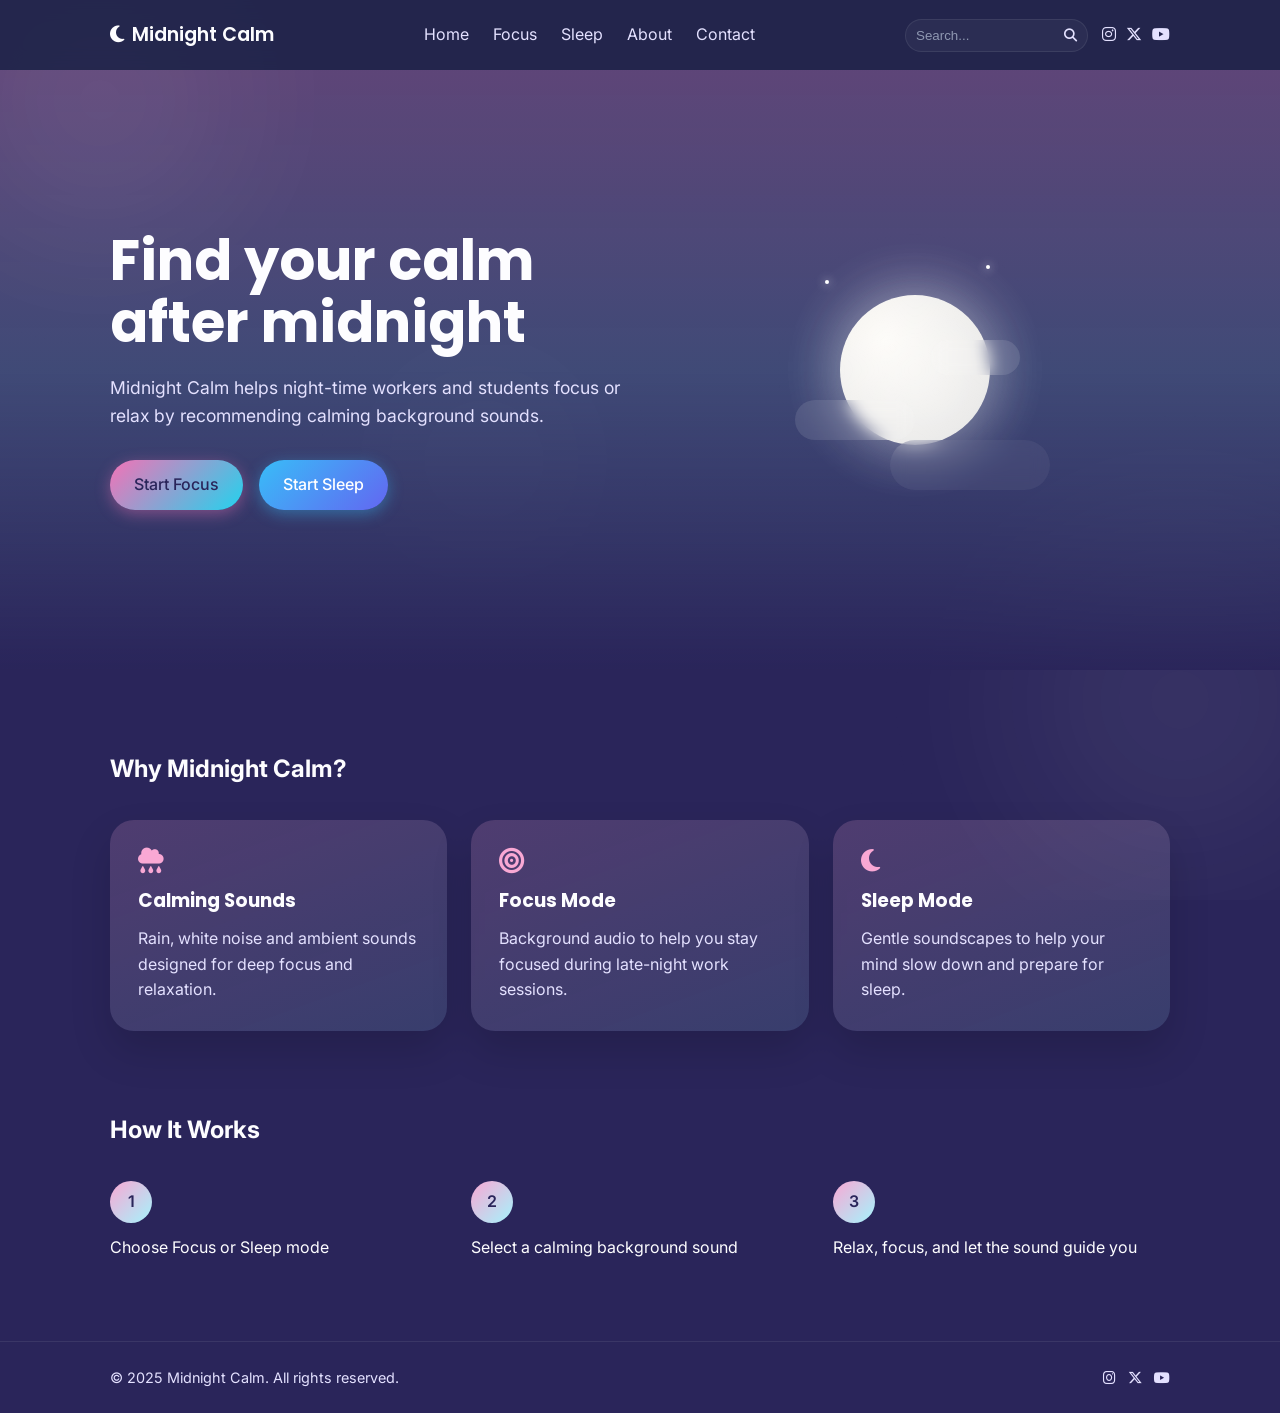
<file: index.html>
<!DOCTYPE html>
<html lang="tr">

<head>
  <meta charset="UTF-8">
  <meta name="viewport" content="width=device-width, initial-scale=1.0">
  <title>Midnight Calm</title>
  <link rel="icon"
    href="data:image/svg+xml,<svg xmlns=%22http://www.w3.org/2000/svg%22 viewBox=%220 0 100 100%22><text y=%22.9em%22 font-size=%2290%22>🌙</text></svg>">

  <!-- Google Fonts -->
  <link rel="preconnect" href="https://fonts.googleapis.com">
  <link rel="preconnect" href="https://fonts.gstatic.com" crossorigin>
  <link href="https://fonts.googleapis.com/css2?family=Inter:wght@400;500&family=Poppins:wght@600;700&display=swap"
    rel="stylesheet">

  <!-- Font Awesome -->
  <link rel="stylesheet" href="https://cdnjs.cloudflare.com/ajax/libs/font-awesome/6.5.0/css/all.min.css">

  <!-- CSS -->
  <link rel="stylesheet" href="css/style.css?v=4" />
</head>

<body>
  <div class="global-glow-container">
    <div class="glow-orb orb-1"></div>
    <div class="glow-orb orb-2"></div>
    <div class="glow-orb orb-3"></div>
  </div>

  <!-- NAVBAR -->
  <header class="header">
    <nav class="navbar">
      <div class="container nav-content">

        <a href="index.html" class="logo">
          <i class="fa-solid fa-moon"></i>
          <span>Midnight Calm</span>
        </a>

        <button class="mobile-toggle" aria-label="Toggle navigation">
          <i class="fa-solid fa-bars"></i>
        </button>

        <ul class="nav-links">
          <li><a href="index.html">Home</a></li>
          <li><a href="focus.html">Focus</a></li>
          <li><a href="sleep.html">Sleep</a></li>
          <li><a href="about.html">About</a></li>
          <li><a href="contact.html">Contact</a></li>
        </ul>
        <div class="nav-tools">
          <form class="nav-search" role="search" aria-label="Site içi arama">
            <label class="sr-only" for="navSearch">Ara</label>
            <input id="navSearch" type="search" placeholder="Search..." />
            <button type="submit" aria-label="Ara">
              <i class="fa-solid fa-magnifying-glass"></i>
            </button>
          </form>

          <div class="nav-social" aria-label="Sosyal medya">
            <a href="#" aria-label="Instagram"><i class="fa-brands fa-instagram"></i></a>
            <a href="#" aria-label="X"><i class="fa-brands fa-x-twitter"></i></a>
            <a href="#" aria-label="YouTube"><i class="fa-brands fa-youtube"></i></a>
          </div>
        </div>

      </div>
    </nav>
  </header>

  <!-- HERO -->
  <main>
    <section class="hero">
      <div class="container">
        <div class="hero-content">
          <h1>Find your calm<br>after midnight</h1>
          <p>
            Midnight Calm helps night-time workers and students focus or relax
            by recommending calming background sounds.
          </p>

          <div class="hero-buttons">
            <a href="focus.html" class="btn primary">Start Focus</a>
            <a href="sleep.html" class="btn secondary">Start Sleep</a>
          </div>
        </div>

        <!-- ANIMATED VISUAL -->
        <div class="hero-visual" aria-hidden="true">
          <div class="moon-box">
            <div class="moon-glow"></div>
            <div class="moon"></div>
            <div class="cloud cloud-1"></div>
            <div class="cloud cloud-2"></div>
            <div class="cloud cloud-3"></div>
            <div class="star star-1"></div>
            <div class="star star-2"></div>
          </div>
        </div>
      </div>
    </section>
    <!-- FEATURES -->
    <section class="features">
      <div class="container">
        <h2>Why Midnight Calm?</h2>

        <div class="feature-grid">
          <div class="feature-card">
            <i class="fa-solid fa-cloud-rain"></i>
            <h3>Calming Sounds</h3>
            <p>Rain, white noise and ambient sounds designed for deep focus and relaxation.</p>
          </div>

          <div class="feature-card">
            <i class="fa-solid fa-bullseye"></i>
            <h3>Focus Mode</h3>
            <p>Background audio to help you stay focused during late-night work sessions.</p>
          </div>

          <div class="feature-card">
            <i class="fa-solid fa-moon"></i>
            <h3>Sleep Mode</h3>
            <p>Gentle soundscapes to help your mind slow down and prepare for sleep.</p>
          </div>
        </div>
      </div>
    </section>

    <section class="how-it-works">
      <div class="container">
        <h2>How It Works</h2>

        <div class="steps">
          <div class="step">
            <span>1</span>
            <p>Choose Focus or Sleep mode</p>
          </div>

          <div class="step">
            <span>2</span>
            <p>Select a calming background sound</p>
          </div>

          <div class="step">
            <span>3</span>
            <p>Relax, focus, and let the sound guide you</p>
          </div>
        </div>
      </div>
    </section>


  </main>
  <footer class="footer">
    <div class="container footer-content">
      <p>© 2025 Midnight Calm. All rights reserved.</p>

      <div class="footer-social">
        <a href="#" aria-label="Instagram"><i class="fa-brands fa-instagram"></i></a>
        <a href="#" aria-label="X"><i class="fa-brands fa-x-twitter"></i></a>
        <a href="#" aria-label="YouTube"><i class="fa-brands fa-youtube"></i></a>
      </div>
    </div>
  </footer>


  <!-- JS -->
  <!-- BACK TO TOP BUTTON -->
  <button id="backToTop" class="back-to-top" aria-label="Yukarı Çık">
    <i class="fas fa-arrow-up"></i>
  </button>

  <script src="js/main.js?v=2"></script>
</body>

</html>
</file>
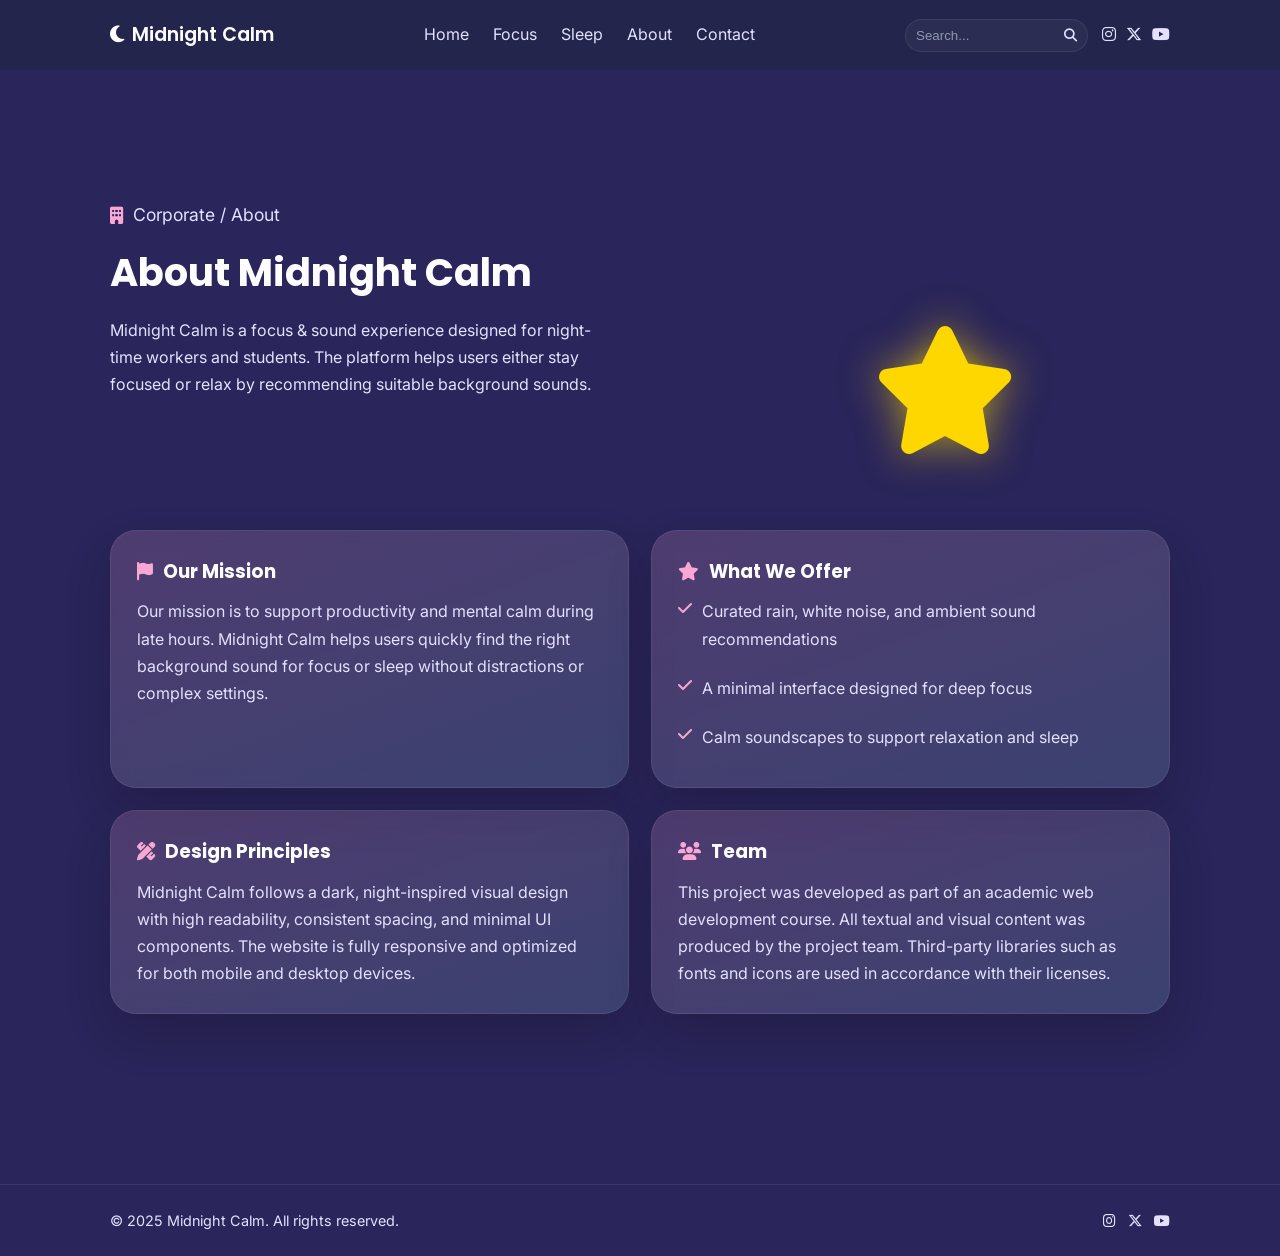
<file: about.html>
<!DOCTYPE html>
<html lang="en">

<head>
  <meta charset="UTF-8" />
  <meta name="viewport" content="width=device-width, initial-scale=1.0" />
  <title>About • Midnight Calm</title>
  <link rel="icon"
    href="data:image/svg+xml,<svg xmlns=%22http://www.w3.org/2000/svg%22 viewBox=%220 0 100 100%22><text y=%22.9em%22 font-size=%2290%22>🌙</text></svg>">

  <!-- Google Fonts -->
  <link rel="preconnect" href="https://fonts.googleapis.com">
  <link rel="preconnect" href="https://fonts.gstatic.com" crossorigin>
  <link href="https://fonts.googleapis.com/css2?family=Inter:wght@400;500&family=Poppins:wght@600;700&display=swap"
    rel="stylesheet">

  <!-- Font Awesome (icons) -->
  <link rel="stylesheet" href="https://cdnjs.cloudflare.com/ajax/libs/font-awesome/6.5.0/css/all.min.css">

  <!-- ✅ Main CSS -->
  <link rel="stylesheet" href="css/style.css?v=11" />
</head>

<body>
  <header class="header">
    <nav class="navbar">
      <div class="container nav-content">

        <a href="index.html" class="logo">
          <i class="fa-solid fa-moon"></i>
          <span>Midnight Calm</span>
        </a>

        <button class="mobile-toggle" aria-label="Toggle navigation">
          <i class="fa-solid fa-bars"></i>
        </button>
        <ul class="nav-links">
          <li><a href="index.html">Home</a></li>
          <li><a href="focus.html">Focus</a></li>
          <li><a href="sleep.html">Sleep</a></li>
          <li><a href="about.html" aria-current="page">About</a></li>
          <li><a href="contact.html">Contact</a></li>
        </ul>

        <div class="nav-tools">
          <form class="nav-search" role="search" aria-label="Site search">
            <label class="sr-only" for="navSearch">Search</label>
            <input id="navSearch" type="search" placeholder="Search..." />
            <button type="submit" aria-label="Search">
              <i class="fa-solid fa-magnifying-glass"></i>
            </button>
          </form>

          <div class="nav-social" aria-label="Social media">
            <a href="#" aria-label="Instagram"><i class="fa-brands fa-instagram"></i></a>
            <a href="#" aria-label="X"><i class="fa-brands fa-x-twitter"></i></a>
            <a href="#" aria-label="YouTube"><i class="fa-brands fa-youtube"></i></a>
          </div>
        </div>

      </div>
    </nav>
  </header>

  <main>
    <section class="page-hero">
      <div class="container">
        <div class="hero-content">
          <p class="page-kicker"><i class="fa-solid fa-building"></i> Corporate / About</p>
          <h1>About Midnight Calm</h1>
          <p class="page-lead">
            Midnight Calm is a focus & sound experience designed for night-time workers and students.
            The platform helps users either stay focused or relax by recommending suitable background sounds.
          </p>
        </div>

        <!-- STAR VISUAL -->
        <div class="about-visual" aria-hidden="true">
          <div class="hero-star">
            <i class="fa-solid fa-star"></i>
            <div class="star-glow"></div>
          </div>
        </div>
      </div>
    </section>

    <section class="page-section">
      <div class="container about-grid">

        <article class="about-card">
          <h2><i class="fa-solid fa-flag"></i> Our Mission</h2>
          <p>
            Our mission is to support productivity and mental calm during late hours.
            Midnight Calm helps users quickly find the right background sound for focus or sleep
            without distractions or complex settings.
          </p>
        </article>

        <article class="about-card">
          <h2><i class="fa-solid fa-star"></i> What We Offer</h2>
          <ul class="clean-list">
            <li><i class="fa-solid fa-check"></i> Curated rain, white noise, and ambient sound recommendations</li>
            <li><i class="fa-solid fa-check"></i> A minimal interface designed for deep focus</li>
            <li><i class="fa-solid fa-check"></i> Calm soundscapes to support relaxation and sleep</li>
          </ul>
        </article>

        <article class="about-card">
          <h2><i class="fa-solid fa-pen-ruler"></i> Design Principles</h2>
          <p>
            Midnight Calm follows a dark, night-inspired visual design with high readability,
            consistent spacing, and minimal UI components. The website is fully responsive and
            optimized for both mobile and desktop devices.
          </p>
        </article>

        <article class="about-card">
          <h2><i class="fa-solid fa-users"></i> Team</h2>
          <p>
            This project was developed as part of an academic web development course.
            All textual and visual content was produced by the project team. Third-party libraries
            such as fonts and icons are used in accordance with their licenses.
          </p>
        </article>

      </div>
    </section>
  </main>

  <footer class="footer">
    <div class="container footer-content">
      <p>© 2025 Midnight Calm. All rights reserved.</p>
      <div class="footer-social">
        <a href="#" aria-label="Instagram"><i class="fa-brands fa-instagram"></i></a>
        <a href="#" aria-label="X"><i class="fa-brands fa-x-twitter"></i></a>
        <a href="#" aria-label="YouTube"><i class="fa-brands fa-youtube"></i></a>
      </div>
    </div>
  </footer>

  <!-- BACK TO TOP BUTTON -->
  <button id="backToTop" class="back-to-top" aria-label="Yukarı Çık">
    <i class="fas fa-arrow-up"></i>
  </button>

  <script src="js/main.js?v=2"></script>
</body>

</html>
</file>
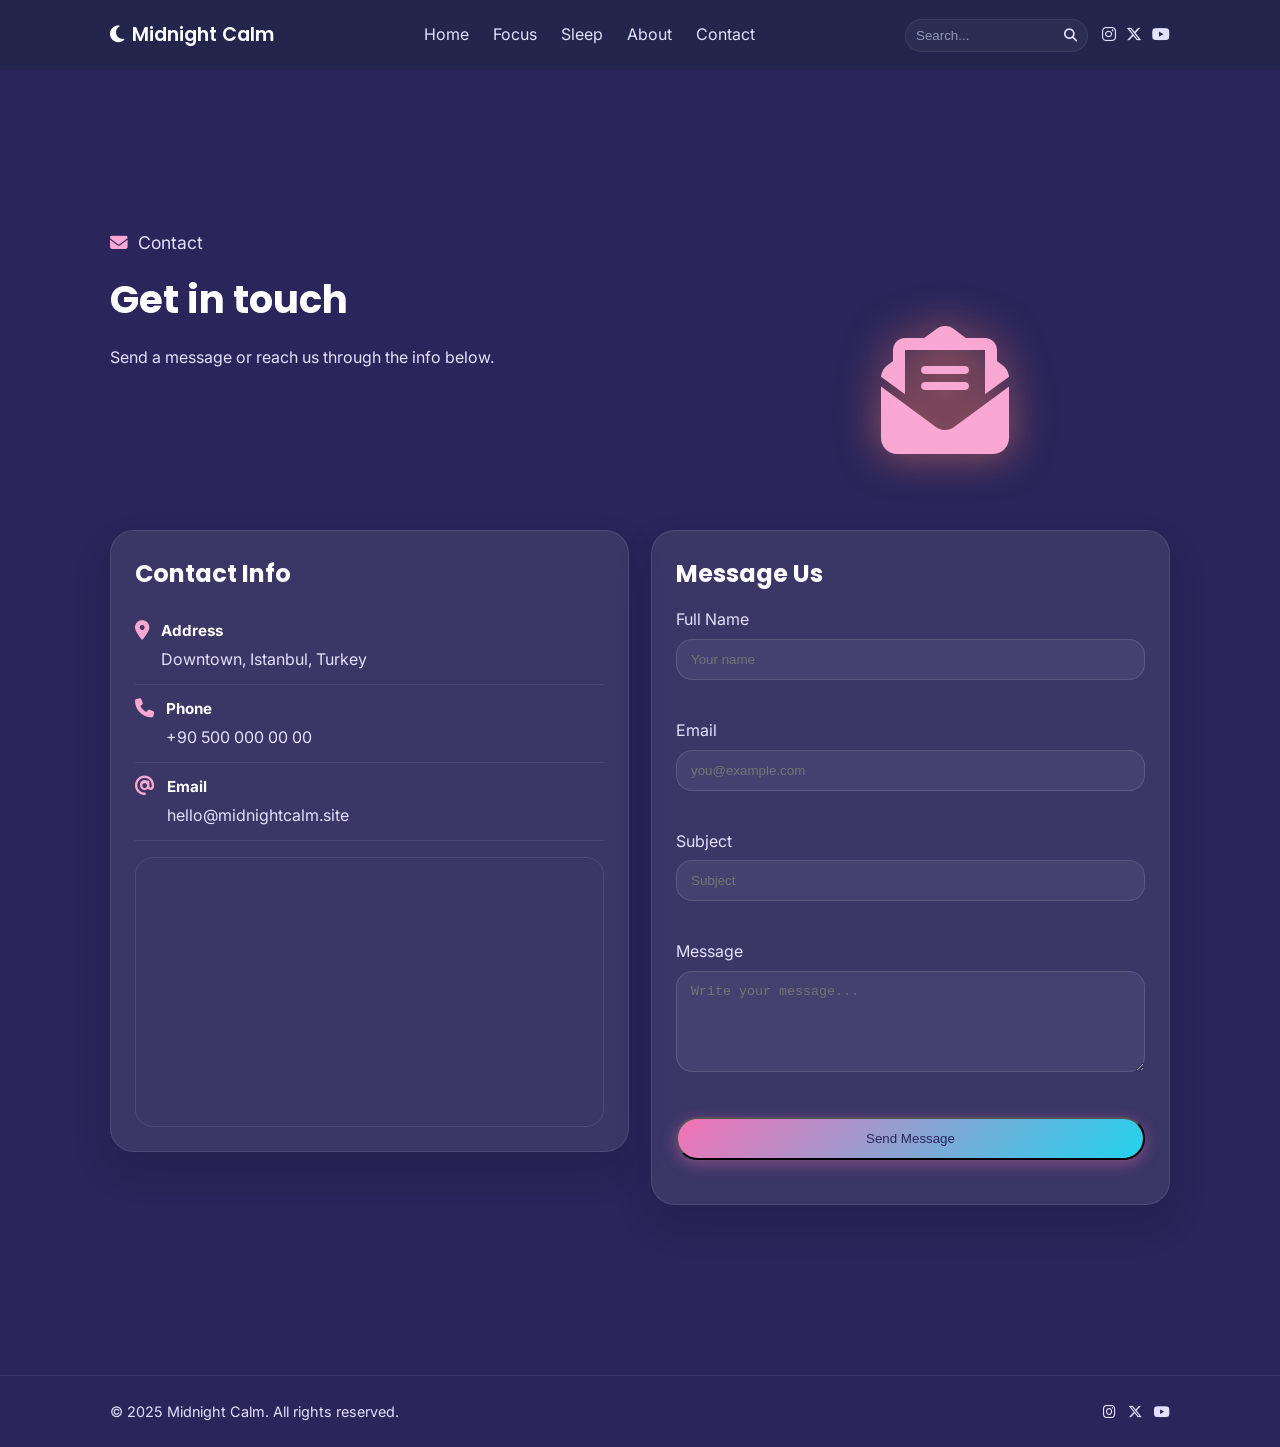
<file: contact.html>
<!DOCTYPE html>
<html lang="en">

<head>
  <meta charset="UTF-8" />
  <meta name="viewport" content="width=device-width, initial-scale=1.0" />
  <title>Contact - Midnight Calm</title>
  <link rel="icon"
    href="data:image/svg+xml,<svg xmlns=%22http://www.w3.org/2000/svg%22 viewBox=%220 0 100 100%22><text y=%22.9em%22 font-size=%2290%22>🌙</text></svg>">

  <link rel="preconnect" href="https://fonts.googleapis.com">
  <link rel="preconnect" href="https://fonts.gstatic.com" crossorigin>
  <link href="https://fonts.googleapis.com/css2?family=Inter:wght@400;500&family=Poppins:wght@600;700&display=swap"
    rel="stylesheet">

  <link rel="stylesheet" href="https://cdnjs.cloudflare.com/ajax/libs/font-awesome/6.5.0/css/all.min.css">
  <link rel="stylesheet" href="css/style.css?v=11" />
</head>

<body>
  <header class="header">
    <nav class="navbar">
      <div class="container nav-content">

        <a href="index.html" class="logo">
          <i class="fa-solid fa-moon"></i>
          <span>Midnight Calm</span>
        </a>

        <button class="mobile-toggle" aria-label="Toggle navigation">
          <i class="fa-solid fa-bars"></i>
        </button>
        <ul class="nav-links">
          <li><a href="index.html">Home</a></li>
          <li><a href="focus.html">Focus</a></li>
          <li><a href="sleep.html">Sleep</a></li>
          <li><a href="about.html">About</a></li>
          <li><a href="contact.html" aria-current="page">Contact</a></li>
        </ul>

        <div class="nav-tools">
          <form class="nav-search" role="search" aria-label="Site search">
            <label class="sr-only" for="navSearch">Search</label>
            <input id="navSearch" type="search" placeholder="Search..." />
            <button type="submit" aria-label="Search">
              <i class="fa-solid fa-magnifying-glass"></i>
            </button>
          </form>

          <div class="nav-social" aria-label="Social media">
            <a href="#" aria-label="Instagram"><i class="fa-brands fa-instagram"></i></a>
            <a href="#" aria-label="X"><i class="fa-brands fa-x-twitter"></i></a>
            <a href="#" aria-label="YouTube"><i class="fa-brands fa-youtube"></i></a>
          </div>
        </div>

      </div>
    </nav>
  </header>

  <main>
    <section class="page-hero">
      <div class="container">
        <div class="hero-content">
          <p class="page-kicker"><i class="fa-solid fa-envelope"></i> Contact</p>
          <h1>Get in touch</h1>
          <p class="page-lead">Send a message or reach us through the info below.</p>
        </div>

        <!-- CONTACT VISUAL (FLOATING ENVELOPE) -->
        <div class="contact-visual" aria-hidden="true">
          <div class="hero-envelope">
            <i class="fa-solid fa-envelope-open-text"></i>
            <div class="envelope-glow"></div>
          </div>
        </div>
      </div>
    </section>

    <section class="page-section">
      <div class="container contact-grid">

        <!-- Contact Info -->
        <section class="contact-card" aria-label="Contact information">
          <h2>Contact Info</h2>

          <div class="contact-item">
            <i class="fa-solid fa-location-dot"></i>
            <div>
              <h3>Address</h3>
              <p>Downtown, Istanbul, Turkey</p>
            </div>
          </div>

          <div class="contact-item">
            <i class="fa-solid fa-phone"></i>
            <div>
              <h3>Phone</h3>
              <p>+90 500 000 00 00</p>
            </div>
          </div>

          <div class="contact-item">
            <i class="fa-solid fa-at"></i>
            <div>
              <h3>Email</h3>
              <p>hello@midnightcalm.site</p>
            </div>
          </div>

          <div class="map-wrap" aria-label="Map">
            <iframe title="Midnight Calm Map" src="https://www.google.com/maps?q=Istanbul&output=embed" loading="lazy"
              referrerpolicy="no-referrer-when-downgrade">
            </iframe>
          </div>
        </section>

        <!-- Contact Form -->
        <section class="contact-card" aria-label="Contact form">
          <h2>Message Us</h2>

          <form id="contactForm" class="contact-form" novalidate>
            <div class="field">
              <label for="name">Full Name</label>
              <input id="name" name="name" type="text" placeholder="Your name" required />
              <small class="field-error" id="nameError"></small>
            </div>

            <div class="field">
              <label for="email">Email</label>
              <input id="email" name="email" type="email" placeholder="you@example.com" required />
              <small class="field-error" id="emailError"></small>
            </div>

            <div class="field">
              <label for="subject">Subject</label>
              <input id="subject" name="subject" type="text" placeholder="Subject" required />
              <small class="field-error" id="subjectError"></small>
            </div>

            <div class="field">
              <label for="message">Message</label>
              <textarea id="message" name="message" rows="5" placeholder="Write your message..." required></textarea>
              <small class="field-error" id="messageError"></small>
            </div>

            <button class="btn primary" type="submit">Send Message</button>
            <p class="form-success" id="formSuccess" aria-live="polite"></p>
          </form>
        </section>

      </div>
    </section>
  </main>

  <footer class="footer">
    <div class="container footer-content">
      <p>© 2025 Midnight Calm. All rights reserved.</p>
      <div class="footer-social">
        <a href="#" aria-label="Instagram"><i class="fa-brands fa-instagram"></i></a>
        <a href="#" aria-label="X"><i class="fa-brands fa-x-twitter"></i></a>
        <a href="#" aria-label="YouTube"><i class="fa-brands fa-youtube"></i></a>
      </div>
    </div>
  </footer>

  <!-- BACK TO TOP BUTTON -->
  <button id="backToTop" class="back-to-top" aria-label="Yukarı Çık">
    <i class="fas fa-arrow-up"></i>
  </button>

  <script src="js/main.js?v=2"></script>
</body>

</html>
</file>
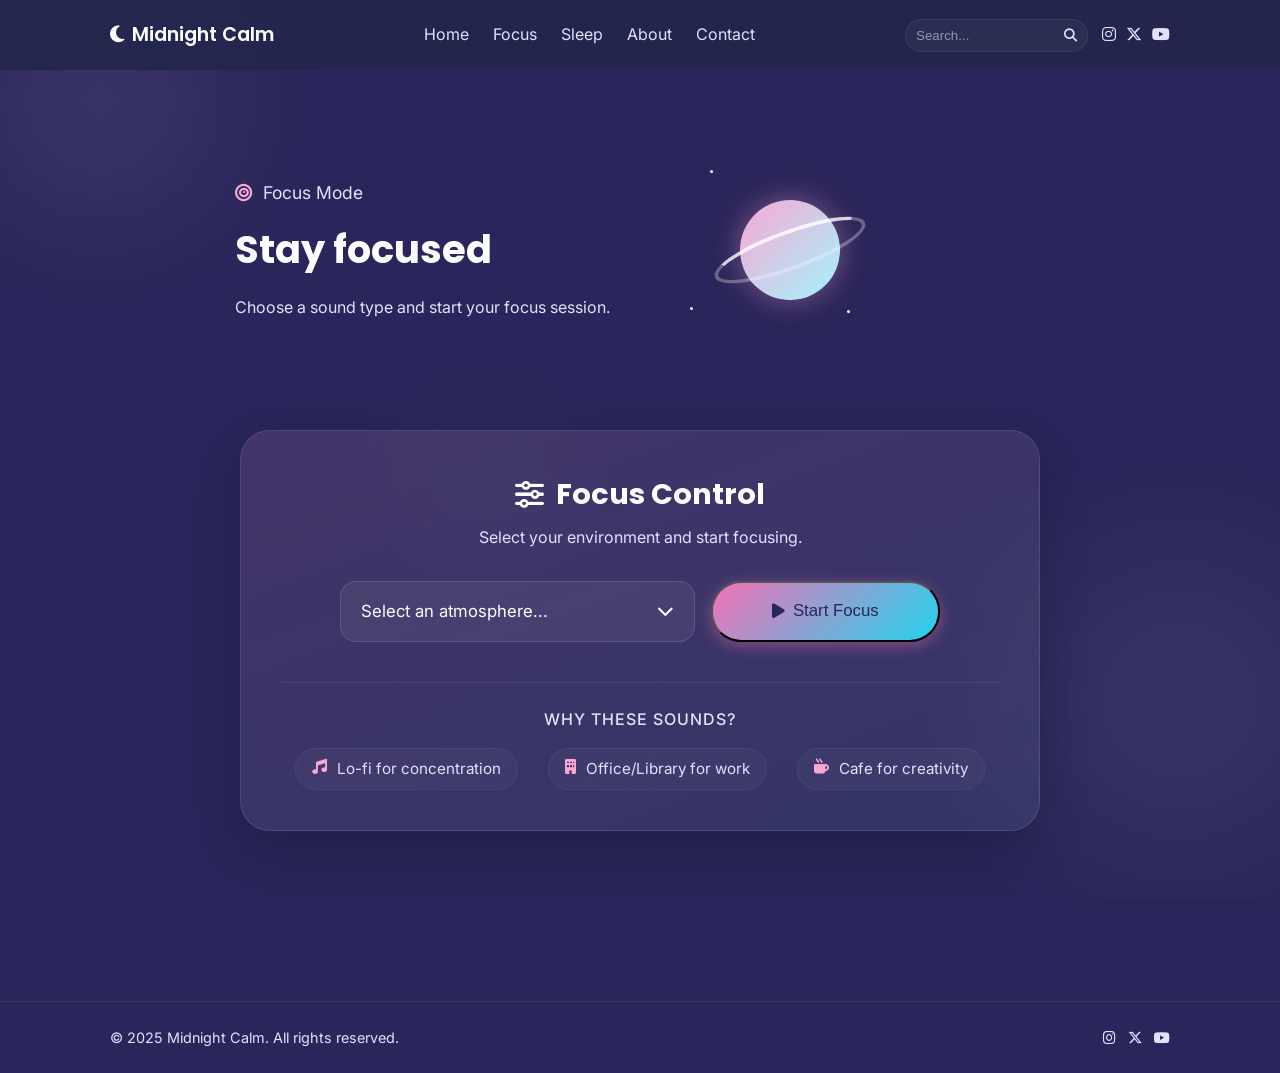
<file: focus.html>
<!DOCTYPE html>
<html lang="en">

<head>
  <meta charset="UTF-8" />
  <meta name="viewport" content="width=device-width, initial-scale=1.0" />
  <title>Focus • Midnight Calm</title>
  <link rel="icon"
    href="data:image/svg+xml,<svg xmlns=%22http://www.w3.org/2000/svg%22 viewBox=%220 0 100 100%22><text y=%22.9em%22 font-size=%2290%22>🌙</text></svg>">

  <link rel="preconnect" href="https://fonts.googleapis.com">
  <link rel="preconnect" href="https://fonts.gstatic.com" crossorigin>
  <link href="https://fonts.googleapis.com/css2?family=Inter:wght@400;500&family=Poppins:wght@600;700&display=swap"
    rel="stylesheet">

  <link rel="stylesheet" href="https://cdnjs.cloudflare.com/ajax/libs/font-awesome/6.5.0/css/all.min.css">
  <link rel="stylesheet" href="css/style.css?v=4" />
</head>

<body>
  <div class="global-glow-container">
    <div class="glow-orb orb-1"></div>
    <div class="glow-orb orb-2"></div>
    <div class="glow-orb orb-3"></div>
  </div>
  <!-- NAVBAR -->
  <header class="header">
    <nav class="navbar">
      <div class="container nav-content">

        <a href="index.html" class="logo">
          <i class="fa-solid fa-moon"></i>
          <span>Midnight Calm</span>
        </a>

        <button class="mobile-toggle" aria-label="Toggle navigation">
          <i class="fa-solid fa-bars"></i>
        </button>
        <ul class="nav-links">
          <li><a href="index.html">Home</a></li>
          <li><a href="focus.html" aria-current="page">Focus</a></li>
          <li><a href="sleep.html">Sleep</a></li>
          <li><a href="about.html">About</a></li>
          <li><a href="contact.html">Contact</a></li>
        </ul>

        <div class="nav-tools">
          <form class="nav-search">
            <input type="search" placeholder="Search..." />
            <button type="submit">
              <i class="fa-solid fa-magnifying-glass"></i>
            </button>
          </form>

          <div class="nav-social">
            <a href="#"><i class="fa-brands fa-instagram"></i></a>
            <a href="#"><i class="fa-brands fa-x-twitter"></i></a>
            <a href="#"><i class="fa-brands fa-youtube"></i></a>
          </div>
        </div>

      </div>
    </nav>
  </header>

  <!-- MAIN -->
  <main>
    <!-- HERO -->
    <section class="page-hero focus-hero">
      <div class="container">
        <div class="hero-content">
          <p class="page-kicker">
            <i class="fa-solid fa-bullseye"></i> Focus Mode
          </p>
          <h1>Stay focused</h1>
          <p class="page-lead">
            Choose a sound type and start your focus session.
          </p>
        </div>

        <!-- PLANET VISUAL -->
        <div class="focus-visual" aria-hidden="true">
          <div class="planet-box">
            <div class="planet"></div>
            <div class="ring"></div>
            <div class="star-small s1"></div>
            <div class="star-small s2"></div>
            <div class="star-small s3"></div>
          </div>
        </div>
      </div>
    </section>

    <!-- CONTENT -->
    <section class="page-section">
      <div class="container">

        <div class="focus-dashboard">
          <div class="dashboard-header">
            <h2><i class="fa-solid fa-sliders"></i> Focus Control</h2>
            <p>Select your environment and start focusing.</p>
          </div>

          <form id="focusForm" class="focus-form-wide">
            <div class="form-group">
              <div class="custom-select-wrapper" id="customFocusSelect">
                <!-- Hidden Input to store the actual value for JS -->
                <input type="hidden" id="focusType" name="focusType" value="">

                <!-- Visible Trigger -->
                <div class="custom-select-trigger">
                  <span>Select an atmosphere...</span>
                  <i class="fa-solid fa-chevron-down"></i>
                </div>

                <!-- Dropdown Options -->
                <div class="custom-options">
                  <div class="option-header">Music</div>
                  <div class="option" data-value="lofi">Lo-fi Beats</div>

                  <div class="option-header">Ambience</div>
                  <div class="option" data-value="office">Office Activity</div>
                  <div class="option" data-value="library">Library Silence</div>
                  <div class="option" data-value="cafe">Cafe Noise</div>
                </div>
              </div>

              <button class="btn primary big-btn" type="submit">
                <i class="fa-solid fa-play"></i> Start Focus
              </button>
            </div>

            <div id="focusResult" class="result" aria-live="polite"></div>
          </form>

          <div class="dashboard-footer">
            <h3>Why these sounds?</h3>
            <ul class="clean-list horizontal">
              <li><i class="fa-solid fa-music"></i> <span>Lo-fi for concentration</span></li>
              <li><i class="fa-solid fa-building"></i> <span>Office/Library for work</span></li>
              <li><i class="fa-solid fa-mug-hot"></i> <span>Cafe for creativity</span></li>
            </ul>
          </div>
        </div>

      </div>
    </section>
  </main>

  <!-- FOOTER -->
  <footer class="footer">
    <div class="container footer-content">
      <p>© 2025 Midnight Calm. All rights reserved.</p>

      <div class="footer-social">
        <a href="#"><i class="fa-brands fa-instagram"></i></a>
        <a href="#"><i class="fa-brands fa-x-twitter"></i></a>
        <a href="#"><i class="fa-brands fa-youtube"></i></a>
      </div>
    </div>
  </footer>

  <!-- BACK TO TOP BUTTON -->
  <button id="backToTop" class="back-to-top" aria-label="Yukarı Çık">
    <i class="fas fa-arrow-up"></i>
  </button>

  <script src="js/main.js?v=2"></script>
</body>

</html>
</file>
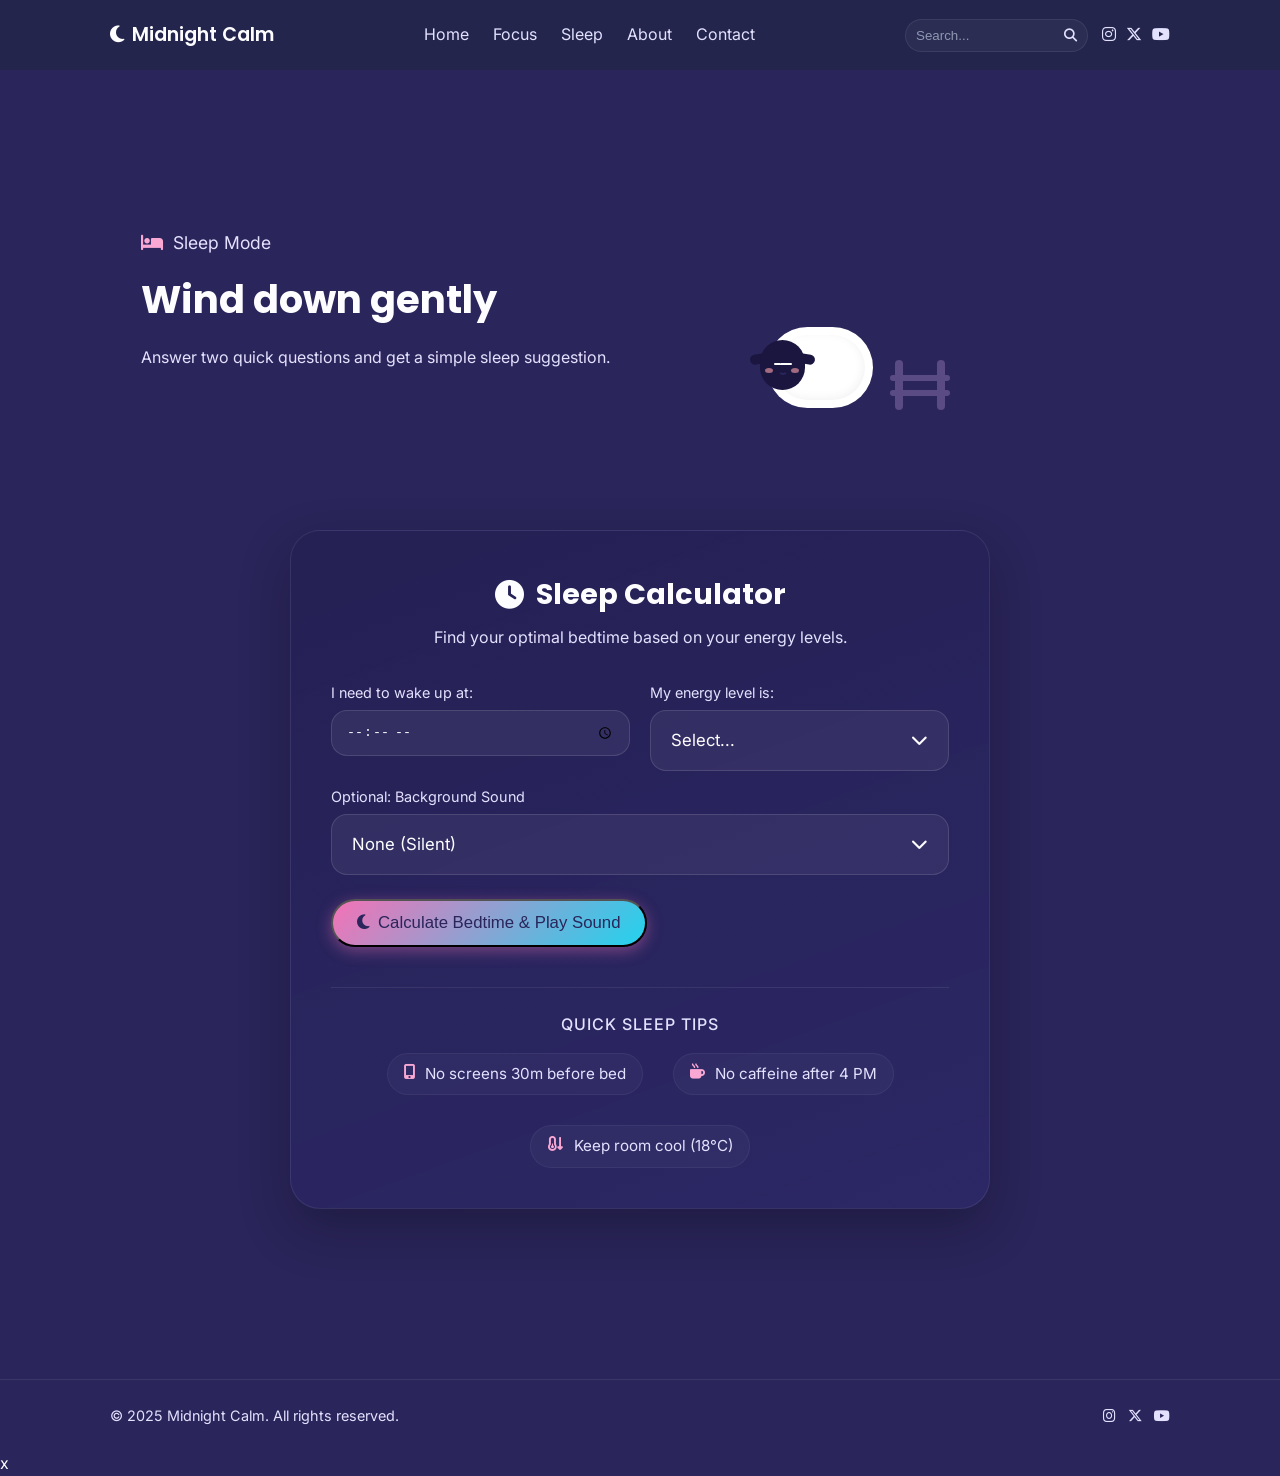
<file: sleep.html>
<!DOCTYPE html>
<html lang="en">

<head>
  <meta charset="UTF-8" />
  <meta name="viewport" content="width=device-width, initial-scale=1.0" />
  <title>Sleep • Midnight Calm</title>
  <link rel="icon"
    href="data:image/svg+xml,<svg xmlns=%22http://www.w3.org/2000/svg%22 viewBox=%220 0 100 100%22><text y=%22.9em%22 font-size=%2290%22>🌙</text></svg>">

  <link rel="preconnect" href="https://fonts.googleapis.com">
  <link rel="preconnect" href="https://fonts.gstatic.com" crossorigin>
  <link href="https://fonts.googleapis.com/css2?family=Inter:wght@400;500&family=Poppins:wght@600;700&display=swap"
    rel="stylesheet">

  <link rel="stylesheet" href="https://cdnjs.cloudflare.com/ajax/libs/font-awesome/6.5.0/css/all.min.css">
  <link rel="stylesheet" href="css/style.css?v=4" />
</head>

<body>
  <!-- NAVBAR -->
  <header class="header">
    <nav class="navbar">
      <div class="container nav-content">

        <a href="index.html" class="logo">
          <i class="fa-solid fa-moon"></i>
          <span>Midnight Calm</span>
        </a>

        <button class="mobile-toggle" aria-label="Toggle navigation">
          <i class="fa-solid fa-bars"></i>
        </button>
        <ul class="nav-links">
          <li><a href="index.html">Home</a></li>
          <li><a href="focus.html">Focus</a></li>
          <li><a href="sleep.html" aria-current="page">Sleep</a></li>
          <li><a href="about.html">About</a></li>
          <li><a href="contact.html">Contact</a></li>
        </ul>

        <div class="nav-tools">
          <form class="nav-search" role="search" aria-label="Site search">
            <label class="sr-only" for="navSearch">Search</label>
            <input id="navSearch" type="search" placeholder="Search..." />
            <button type="submit" aria-label="Search">
              <i class="fa-solid fa-magnifying-glass"></i>
            </button>
          </form>

          <div class="nav-social" aria-label="Social media">
            <a href="#" aria-label="Instagram"><i class="fa-brands fa-instagram"></i></a>
            <a href="#" aria-label="X"><i class="fa-brands fa-x-twitter"></i></a>
            <a href="#" aria-label="YouTube"><i class="fa-brands fa-youtube"></i></a>
          </div>
        </div>

      </div>
    </nav>
  </header>

  <!-- MAIN -->
  <main>
    <!-- HERO -->
    <section class="page-hero sleep-hero">
      <div class="container">
        <div class="hero-content">
          <p class="page-kicker">
            <i class="fa-solid fa-bed"></i> Sleep Mode
          </p>
          <h1>Wind down gently</h1>
          <p class="page-lead">
            Answer two quick questions and get a simple sleep suggestion.
          </p>
        </div>

        <!-- SLEEP VISUAL (Sleeping Moon) -->
        <div class="sleep-visual" aria-hidden="true">
          <!-- SHEEP VISUAL CONTAINER -->
          <div class="sheep-box">
            <!-- FENCE (Right Aligned) -->
            <div class="fence">
              <div class="post post-1"></div>
              <div class="post post-2"></div>
              <div class="rail rail-1"></div>
              <div class="rail rail-2"></div>
            </div>

            <!-- SHEEP (Starts Left) -->
            <div class="sheep">
              <div class="sheep-legs">
                <div class="leg fl"></div>
                <div class="leg fr"></div>
              </div>
              <div class="sheep-body">
                <div class="fleece f1"></div>
                <div class="fleece f2"></div>
                <div class="fleece f3"></div>
              </div>
              <div class="sheep-head">
                <div class="ear ear-left"></div>
                <div class="ear ear-right"></div>
                <div class="face">
                  <div class="eye eye-left"></div>
                  <div class="eye eye-right"></div>
                  <div class="mouth"></div>
                </div>
                <div class="hair"></div>
              </div>
            </div>

            <!-- SNORES -->
            <div class="zzz z1">Z</div>
            <div class="zzz z2">z</div>
            <div class="zzz z3">z</div>
          </div>
        </div>
      </div>
    </section>

    <!-- CONTENT -->
    <section class="page-section">
      <div class="container">

        <div class="sleep-dashboard">
          <div class="dashboard-header">
            <h2><i class="fa-solid fa-clock"></i> Sleep Calculator</h2>
            <p>Find your optimal bedtime based on your energy levels.</p>
          </div>

          <form id="sleepForm" class="sleep-form-wide" novalidate>
            <div class="form-row">
              <div class="field">
                <label for="wake">I need to wake up at:</label>
                <input id="wake" type="time" required />
              </div>

              <div class="field">
                <label for="energy">My energy level is:</label>
                <div class="custom-select-wrapper" id="customEnergySelect">
                  <input type="hidden" id="energy" name="energy" value="">

                  <div class="custom-select-trigger">
                    <span>Select...</span>
                    <i class="fa-solid fa-chevron-down"></i>
                  </div>

                  <div class="custom-options">
                    <div class="option" data-value="low">Low (Tired)</div>
                    <div class="option" data-value="medium">Medium</div>
                    <div class="option" data-value="high">High (Energetic)</div>
                  </div>
                </div>
              </div>
            </div>

            <!-- NEW: Sound Selector -->
            <div class="form-row" style="margin-top:-10px;">
              <div class="field" style="flex:1;">
                <label for="sleepSound">Optional: Background Sound</label>

                <div class="custom-select-wrapper" id="customSleepSelect">
                  <!-- Hidden Input to store the actual value for JS -->
                  <input type="hidden" id="sleepSound" name="sleepSound" value="">

                  <!-- Visible Trigger -->
                  <div class="custom-select-trigger">
                    <span>None (Silent)</span>
                    <i class="fa-solid fa-chevron-down"></i>
                  </div>

                  <!-- Dropdown Options -->
                  <div class="custom-options">
                    <div class="option" data-value="">None (Silent)</div>

                    <div class="option-header">Nature</div>
                    <div class="option" data-value="rain">Rain Sounds</div>
                    <div class="option" data-value="fire">Fireplace</div>

                    <div class="option-header">Noise Colors</div>
                    <div class="option" data-value="white">White Noise</div>
                    <div class="option" data-value="brown">Brown Noise</div>

                    <div class="option-header">Music</div>
                    <div class="option" data-value="piano">Calm Piano</div>
                  </div>
                </div>

              </div>
            </div>

            <button class="btn primary big-btn" type="submit">
              <i class="fa-solid fa-moon"></i> Calculate Bedtime & Play Sound
            </button>

            <div class="result" id="sleepResult" aria-live="polite"></div>
          </form>

          <div class="dashboard-footer">
            <h3>Quick Sleep Tips</h3>
            <ul class="clean-list horizontal">
              <li><i class="fa-solid fa-mobile-screen-button"></i> <span>No screens 30m before bed</span></li>
              <li><i class="fa-solid fa-mug-hot"></i> <span>No caffeine after 4 PM</span></li>
              <li><i class="fa-solid fa-temperature-arrow-down"></i> <span>Keep room cool (18°C)</span></li>
            </ul>
          </div>
        </div>

      </div>
    </section>

  </main>

  <!-- FOOTER -->
  <footer class="footer">
    <div class="container footer-content">
      <p>© 2025 Midnight Calm. All rights reserved.</p>
      <div class="footer-social">
        <a href="#" aria-label="Instagram"><i class="fa-brands fa-instagram"></i></a>
        <a href="#" aria-label="X"><i class="fa-brands fa-x-twitter"></i></a>
        <a href="#" aria-label="YouTube"><i class="fa-brands fa-youtube"></i></a>
      </div>
    </div>
  </footer>

  <!-- BACK TO TOP BUTTON -->
  <button id="backToTop" class="back-to-top" aria-label="Yukarı Çık">
    <i class="fas fa-arrow-up"></i>
  </button>

  <script src="js/main.js?v=2"></script>
</body>

</html>
x
</file>
<file: css/style.css>
/* ===== RESET ===== */
* {
  margin: 0;
  padding: 0;
  box-sizing: border-box;
}

:root {
  /* BACKGROUNDS */
  --bg-main: #2a255a;
  /* Pastel gece moru */
  --bg-card: #3b357a;
  /* Kartlar için tatlı mor */
  --bg-soft: #4b4596;
  /* Section arkaplanı */

  /* TEXT */
  --text-main: #fdfdff;
  /* Yumuşak beyaz */
  --text-soft: #e4e1ff;
  /* Lavanta */

  /* ACCENTS (RENKLİ KISIM 🌈) */
  --accent: #f9a8d4;
  /* Pastel pembe */
  --accent-soft: #a5f3fc;
  /* Pastel mint / mavi */
  --accent-alt: #fde68a;
  /* Pastel sarı */
}



/* ===== BASE ===== */
body {
  font-family: 'Inter', sans-serif;
  background-color: var(--bg-main);
  color: var(--text-main);
  line-height: 1.6;

  /* Soft Transition */
  opacity: 0;
  transition: opacity 0.4s ease-in-out;
}

body.loaded {
  opacity: 1;
}

a {
  color: inherit;
  text-decoration: none;
}

/* ===== ACCESSIBILITY (Req 9) ===== */
:focus-visible {
  outline: 2px solid var(--accent);
  outline-offset: 4px;
}

.btn:focus,
.nav-links a:focus,
.logo:focus {
  outline: none;
  /* Custom focus style below */
  color: var(--accent);
  text-shadow: 0 0 10px rgba(249, 168, 212, 0.4);
}


/* ===== CONTAINER ===== */
.container {
  max-width: 1100px;
  margin: 0 auto;
  padding: 0 20px;
}

/* ===== NAVBAR ===== */
.header {
  position: sticky;
  top: 0;
  z-index: 100;
}

.navbar {
  background: rgba(35, 38, 74, 0.85);
  backdrop-filter: blur(10px);
}


.nav-content {
  display: flex;
  align-items: center;
  justify-content: space-between;
  height: 70px;
}

.logo {
  display: flex;
  align-items: center;
  gap: 8px;
  font-family: 'Poppins', sans-serif;
  font-weight: 600;
  font-size: 1.2rem;
}

.nav-links {
  list-style: none;
  display: flex;
  gap: 24px;
}

.nav-links a {
  color: var(--text-soft);
  transition: color 0.3s;
}

.nav-links a:hover {
  color: var(--accent);
}

.hero {
  padding: 100px 0;
  background: linear-gradient(180deg,
      rgba(249, 168, 212, 0.25),
      rgba(165, 243, 252, 0.18),
      rgba(42, 37, 90, 0.95));
}


.hero .container {
  display: grid;
  grid-template-columns: 1fr 1fr;
  align-items: center;
  gap: 40px;
}

.hero-content {
  max-width: 600px;
}

.hero h1 {
  font-family: 'Poppins', sans-serif;
  font-size: 3.5rem;
  line-height: 1.1;
  margin-bottom: 20px;
}

.hero p {
  color: var(--text-soft);
  margin-bottom: 30px;
  font-size: 1.1rem;
}

/* =========================
   HERO VISUAL (MOON)
========================= */

.hero-visual {
  display: flex;
  justify-content: center;
  align-items: center;
  height: 400px;
  position: relative;
  z-index: 10;
}

.moon-box {
  width: 300px;
  height: 300px;
  position: relative;
}

.moon {
  width: 150px;
  height: 150px;
  background: radial-gradient(circle at 30% 30%, #fdfbf7, #e2e2e2);
  border-radius: 50%;
  position: absolute;
  top: 50%;
  left: 50%;
  transform: translate(-50%, -50%);
  box-shadow: 0 0 60px rgba(255, 255, 255, 0.3);
  z-index: 5;
  animation: floatMoon 6s infinite ease-in-out alternate;
}

.moon-glow {
  position: absolute;
  top: 50%;
  left: 50%;
  transform: translate(-50%, -50%);
  width: 220px;
  height: 220px;
  background: radial-gradient(circle, rgba(255, 255, 255, 0.2) 0%, rgba(255, 255, 255, 0) 70%);
  border-radius: 50%;
  filter: blur(20px);
  z-index: 4;
  animation: pulse 4s infinite alternate;
}

/* CLOUDS */
.cloud {
  background: rgba(255, 255, 255, 0.1);
  backdrop-filter: blur(5px);
  border-radius: 50px;
  position: absolute;
  z-index: 6;
}

.cloud-1 {
  width: 100px;
  height: 35px;
  top: 60%;
  left: 0%;
  animation: drift 14s infinite alternate ease-in-out;
}

.cloud-2 {
  width: 80px;
  height: 30px;
  top: 40%;
  right: 0%;
  animation: drift 10s infinite alternate-reverse ease-in-out;
}

.cloud-3 {
  width: 140px;
  height: 45px;
  bottom: 20%;
  right: 10%;
  background: rgba(255, 255, 255, 0.05);
  animation: drift 18s infinite alternate ease-in-out;
}

@keyframes floatMoon {
  from {
    transform: translate(-50%, -50%) translateY(0);
  }

  to {
    transform: translate(-50%, -50%) translateY(-15px);
  }
}

@keyframes drift {
  from {
    transform: translateX(0);
  }

  to {
    transform: translateX(20px);
  }
}

@keyframes pulse {
  from {
    transform: translate(-50%, -50%) scale(1);
    opacity: 0.8;
  }

  to {
    transform: translate(-50%, -50%) scale(1.1);
    opacity: 1;
  }
}

/* =========================
/* =========================
   ROBUST SHEEP ANIMATION
   ========================= */

/* CONTAINER */
.sheep-box {
  width: 380px;
  /* Wider stage */
  height: 220px;
  position: relative;
  margin: 0 auto;
  cursor: pointer;
}

/* FENCE: CENTERED */
.fence {
  position: absolute;
  left: 50%;
  transform: translateX(-50%);
  /* Centered */
  bottom: 0px;
  width: 60px;
  height: 50px;
  z-index: 5;
}

.post {
  position: absolute;
  bottom: 0;
  width: 8px;
  height: 50px;
  background: #5a4b85;
  border-radius: 4px;
}

.post-1 {
  left: 5px;
}

.post-2 {
  right: 5px;
}

.rail {
  position: absolute;
  height: 6px;
  background: #5a4b85;
  width: 100%;
  border-radius: 4px;
}

.rail-1 {
  top: 15px;
}

.rail-2 {
  top: 30px;
}

/* SHEEP: Starts on LEFT */
.sheep {
  position: absolute;
  left: 40px;
  bottom: 0px;
  width: 100px;
  /* Compact */
  height: 80px;
  z-index: 10;
  transition: transform 0.1s;
  animation: breathe 3s ease-in-out infinite;
}

/* SHEEP PARTS - CUTER */
.sheep-body {
  position: absolute;
  bottom: 10px;
  left: 5px;
  width: 90px;
  height: 65px;
  background: #fff;
  border-radius: 50px;
  /* Round */
  z-index: 2;
  box-shadow:
    inset -2px -2px 10px rgba(0, 0, 0, 0.05),
    0 0 0 8px #fff;
  /* Fluff */
}

.sheep-legs {
  position: absolute;
  bottom: 0;
  left: 30px;
  width: 40px;
  height: 25px;
  z-index: 1;
}

.leg {
  position: absolute;
  width: 12px;
  height: 22px;
  background: #2a255a;
  border-radius: 10px;
  bottom: 0;
  transform-origin: top center;
}

.leg.fl {
  left: 0;
}

.leg.fr {
  right: 0;
}

.sheep-head {
  position: absolute;
  top: 10px;
  left: -10px;
  width: 45px;
  height: 50px;
  z-index: 3;
}

.face {
  width: 100%;
  height: 100%;
  background: #1a1640;
  border-radius: 25px;
  position: relative;
}

/* CHEEKS */
.face::after {
  content: '';
  position: absolute;
  top: 28px;
  left: 5px;
  width: 8px;
  height: 5px;
  background: #fda4af;
  border-radius: 50%;
  box-shadow: 26px 0 0 #fda4af;
  opacity: 0.6;
}

.ear {
  position: absolute;
  top: 14px;
  width: 18px;
  height: 10px;
  background: #1a1640;
  border-radius: 20px;
}

.ear-left {
  left: -10px;
  transform: rotate(-10deg);
}

.ear-right {
  right: -10px;
  transform: rotate(10deg);
}

.eye {
  position: absolute;
  top: 22px;
  width: 8px;
  height: 8px;
  border-bottom: 2px solid white;
  border-radius: 50%;
}

.eye-left {
  left: 10px;
}

.eye-right {
  right: 10px;
}

/* STATES */
.sheep.awake {
  animation: jitter 0.5s ease-in-out;
}

.sheep.awake .eye {
  border: none;
  background: white;
  height: 10px;
  width: 10px;
  top: 20px;
}

.sheep.awake .eye::after {
  content: '';
  position: absolute;
  width: 4px;
  height: 4px;
  background: black;
  border-radius: 50%;
  top: 3px;
  right: 2px;
}

/* ANIMATION CLASSES */
/* PERSISTENT RIGHT SIDE */
.sheep.on-right,
.sheep.side-right {
  transform: translateX(200px) scaleX(-1);
  animation: breatheRight 3s ease-in-out infinite;
}

/* ANIMATION CLASSES - MUST BE AFTER PERSISTENT STATE */
.sheep.jumping-right {
  animation: jumpOverRight 1s forwards cubic-bezier(0.45, 0.05, 0.55, 0.95);
}

.sheep.jumping-left {
  animation: jumpOverLeft 1s forwards cubic-bezier(0.45, 0.05, 0.55, 0.95);
}

.sheep.leg-action .leg {
  animation: kick 0.1s infinite alternate;
}

/* KEYFRAMES */
@keyframes jumpOverRight {
  0% {
    transform: translateX(0) scale(1);
  }

  20% {
    transform: translateX(-20px) translateY(10px) scale(0.9);
  }

  50% {
    transform: translateX(100px) translateY(-180px) scale(1.1);
  }

  90% {
    transform: translateX(200px) translateY(0) scaleX(-1);
  }

  100% {
    transform: translateX(200px) scaleX(-1);
  }
}

@keyframes jumpOverLeft {
  0% {
    transform: translateX(200px) scaleX(-1);
  }

  20% {
    transform: translateX(220px) translateY(10px) scaleX(-1) scale(0.9);
  }

  50% {
    transform: translateX(100px) translateY(-180px) scaleX(-1) scale(1.1);
  }

  90% {
    transform: translateX(0) translateY(0) scale(1);
  }

  100% {
    transform: translateX(0) scale(1);
  }
}

@keyframes kick {
  from {
    transform: rotate(-40deg);
  }

  to {
    transform: rotate(40deg);
  }
}

@keyframes breathe {

  0%,
  100% {
    transform: scale(1);
  }

  50% {
    transform: scale(1.05);
  }
}

@keyframes breatheRight {

  0%,
  100% {
    transform: translateX(200px) scaleX(-1) scale(1);
  }

  50% {
    transform: translateX(200px) scaleX(-1) scale(1.05);
  }
}

/* PERSISTENT RIGHT SIDE */
.sheep.on-right,
.sheep.side-right {
  transform: translateX(200px) scaleX(-1);
  animation: breatheRight 3s ease-in-out infinite;
}


/* GLOBAL GLOW */
.global-glow-container {
  position: fixed;
  top: 0;
  left: 0;
  width: 100%;
  height: 100%;
  pointer-events: none;
  z-index: -1;
  overflow: hidden;
}

.glow-orb {
  position: absolute;
  border-radius: 50%;
  filter: blur(80px);
  opacity: 0.15;
  background: white;
  animation: floatOrb 20s infinite alternate ease-in-out;
}

.orb-1 {
  width: 300px;
  height: 300px;
  top: -50px;
  left: -50px;
  background: radial-gradient(circle, rgba(255, 255, 255, 0.8), transparent);
}

.orb-2 {
  width: 400px;
  height: 400px;
  bottom: 0;
  right: -100px;
  background: radial-gradient(circle, rgba(255, 255, 255, 0.6), transparent);
  animation-delay: -5s;
}

.orb-3 {
  width: 200px;
  height: 200px;
  top: 40%;
  left: 30%;
  background: radial-gradient(circle, rgba(255, 255, 255, 0.4), transparent);
  animation-delay: -10s;
}

@keyframes floatOrb {
  0% {
    transform: translate(0, 0) scale(1);
  }

  50% {
    transform: translate(30px, 50px) scale(1.1);
  }

  100% {
    transform: translate(-20px, 20px) scale(0.9);
  }
}

/* PARTICLES */
.glow-particle {
  position: absolute;
  width: 6px;
  height: 6px;
  background: white;
  border-radius: 50%;
  pointer-events: none;
  box-shadow: 0 0 10px white;
  z-index: 100;
  animation: fadeOut 1s forwards ease-out;
}

@keyframes fadeOut {
  to {
    opacity: 0;
    transform: scale(0);
  }
}

.moon-glow {
  position: absolute;
  top: 50%;
  left: 50%;
  transform: translate(-50%, -50%);
  width: 220px;
  height: 220px;
  background: radial-gradient(circle, rgba(255, 255, 255, 0.4) 0%, rgba(255, 255, 255, 0) 70%);
  border-radius: 50%;
  filter: blur(20px);
  z-index: 9;
  animation: pulse 4s infinite alternate;
}

/* CLOUDS */
.cloud {
  background: rgba(255, 255, 255, 0.1);
  backdrop-filter: blur(8px);
  border-radius: 50px;
  position: absolute;
  z-index: 12;
}

.cloud-1 {
  width: 120px;
  height: 40px;
  top: 60%;
  left: 10%;
  animation: drift 14s infinite alternate ease-in-out;
}

.cloud-2 {
  width: 90px;
  height: 35px;
  top: 40%;
  right: 15%;
  animation: drift 10s infinite alternate-reverse ease-in-out;
}

.cloud-3 {
  width: 160px;
  height: 50px;
  bottom: 10%;
  right: 5%;
  background: rgba(255, 255, 255, 0.05);
  animation: drift 18s infinite alternate ease-in-out;
}

/* =========================
   CONTACT PAGE VISUAL
========================= */

.contact-visual {
  display: flex;
  justify-content: center;
  /* Ensures centering */
  align-items: center;
  height: 300px;
  position: relative;
  z-index: 10;
  width: 100%;
  /* Ensures full width of grid cell */
  transform: translate(30px, 90px);
  /* Nudge down more */
}

.hero-envelope {
  position: relative;
  font-size: 8rem;
  color: var(--accent);
  /* Pink/Red accent */
  animation: float 6s ease-in-out infinite;
  display: flex;
  justify-content: center;
  align-items: center;
}

.hero-envelope i {
  filter: drop-shadow(0 0 20px rgba(255, 126, 95, 0.6));
  z-index: 2;
}

.envelope-glow {
  position: absolute;
  top: 50%;
  left: 50%;
  transform: translate(-50%, -50%);
  width: 120px;
  height: 120px;
  background: radial-gradient(circle, rgba(255, 126, 95, 0.3) 0%, rgba(255, 126, 95, 0) 70%);
  border-radius: 50%;
  animation: pulse 3s infinite alternate;
  z-index: 1;
}

/* STARS */
.star {
  width: 4px;
  height: 4px;
  background: white;
  border-radius: 50%;
  position: absolute;
  box-shadow: 0 0 10px white;
  animation: pulse 3s infinite alternate;
}

.star-1 {
  top: 20%;
  left: 20%;
  animation-delay: 0.5s;
}

.star-2 {
  top: 15%;
  right: 25%;
  animation-delay: 1.5s;
}

/* ANIMATIONS */
@keyframes float {
  0% {
    transform: translate(-50%, -50%) translateY(0);
  }

  50% {
    transform: translate(-50%, -50%) translateY(-15px);
  }

  100% {
    transform: translate(-50%, -50%) translateY(0);
  }
}

@keyframes drift {
  0% {
    transform: translateX(0);
  }

  100% {
    transform: translateX(20px);
  }
}

@keyframes pulse {
  0% {
    opacity: 0.4;
    transform: scale(0.8);
  }

  100% {
    opacity: 1;
    transform: scale(1.2);
  }
}

/* ===== BUTTONS ===== */
.hero-buttons {
  display: flex;
  gap: 16px;
}

.btn {
  padding: 12px 24px;
  border-radius: 30px;
  font-weight: 500;
  transition: all 0.3s ease;
}

.btn.primary {
  background: linear-gradient(135deg,
      #f472b6,
      #22d3ee);
  color: #2a255a;
  box-shadow: 0 4px 15px rgba(244, 114, 182, 0.4);
}


.btn.primary:hover {
  transform: translateY(-2px);
  box-shadow: 0 6px 25px rgba(244, 114, 182, 0.6);
}

.btn.secondary {
  background: linear-gradient(135deg, #38bdf8, #6366f1);
  color: #fff;
  box-shadow: 0 4px 15px rgba(56, 189, 248, 0.4);
  border: none;
}

.btn.secondary:hover {
  transform: translateY(-2px);
  box-shadow: 0 6px 25px rgba(99, 102, 241, 0.6);
  filter: brightness(1.1);
}

/* ===== LOGO LINK ===== */
a.logo {
  text-decoration: none;
  color: inherit;
  transition: opacity 0.3s;
}

a.logo:hover {
  opacity: 0.8;
}

/* ===== RESPONSIVE ===== */
/* ===== MOBILE TOGGLE ===== */
.mobile-toggle {
  display: none;
  background: transparent;
  border: none;
  color: white;
  font-size: 1.5rem;
  cursor: pointer;
}

/* ===== RESPONSIVE ===== */
@media (max-width: 900px) {
  .hero .container {
    grid-template-columns: 1fr;
    text-align: center;
    justify-items: center;
  }

  .hero h1 {
    font-size: 2.5rem;
  }

  .hero-buttons {
    justify-content: center;
  }

  /* --- Navbar Mobile --- */
  .mobile-toggle {
    display: block;
    margin-left: auto;
    /* Push to right */
    z-index: 200;
    padding: 10px;
  }

  .nav-links,
  .nav-tools {
    display: none;
    width: 100%;
    flex-direction: column;
    align-items: center;
    background: rgba(35, 38, 74, 0.95);
    padding: 20px 0;
    margin-top: 10px;
    border-radius: 12px;
  }

  .nav-content {
    flex-wrap: wrap;
    /* Allow wrapping for menu items */
    height: auto;
    padding: 15px 20px;
  }

  /* Active State for JS Toggle */
  .nav-links.active,
  .nav-tools.active {
    display: flex;
  }

  .nav-search input {
    width: 200px;
  }

  /* --- Visuals on Mobile --- */
  .hero-visual,
  .about-visual,
  .contact-visual {
    height: 250px;
    /* Reduced height */
    transform: none !important;
    /* Reset layout transforms */
    margin-top: 20px;
    scale: 0.8;
    /* Shrink visuals */
  }

  /* Reset special page grids */
  .page-hero .container {
    grid-template-columns: 1fr;
    text-align: center;
  }

  .page-kicker {
    justify-content: center;
  }
}

.sr-only {
  position: absolute;
  width: 1px;
  height: 1px;
  padding: 0;
  margin: -1px;
  overflow: hidden;
  clip: rect(0, 0, 0, 0);
  white-space: nowrap;
  border: 0;
}

.nav-tools {
  display: flex;
  align-items: center;
  gap: 14px;
}

.nav-search {
  display: flex;
  align-items: center;
  gap: 8px;
  padding: 8px 10px;
  border: 1px solid rgba(255, 255, 255, 0.08);
  border-radius: 999px;
  background: rgba(255, 255, 255, 0.04);
}

.nav-search input {
  background: transparent;
  border: none;
  outline: none;
  color: var(--text-main);
  width: 140px;
}

.nav-search input::placeholder {
  color: rgba(169, 179, 201, 0.8);
}

.nav-search button {
  background: transparent;
  border: none;
  color: var(--text-soft);
  cursor: pointer;
}

.nav-social {
  display: flex;
  gap: 10px;
}

.nav-social a {
  color: var(--text-soft);
  transition: color 0.25s ease;
}

.nav-social a:hover {
  color: var(--accent);
}

/* ===== BACK TO TOP ===== */
.back-to-top {
  position: fixed;
  bottom: 30px;
  right: 30px;
  width: 50px;
  height: 50px;
  background: var(--accent);
  color: #2a255a;
  border: none;
  border-radius: 50%;
  font-size: 1.2rem;
  cursor: pointer;
  box-shadow: 0 4px 15px rgba(249, 168, 212, 0.4);
  z-index: 999;
  opacity: 0;
  visibility: hidden;
  transform: translateY(20px);
  transition: all 0.3s ease-in-out;
  display: flex;
  justify-content: center;
  align-items: center;
}

.back-to-top.show {
  opacity: 1;
  visibility: visible;
  transform: translateY(0);
}

.back-to-top:hover {
  background: #fff;
  transform: translateY(-5px);
  box-shadow: 0 6px 20px rgba(255, 255, 255, 0.4);
}

/* ===== FOOTER ===== */
.footer {
  border-top: 1px solid rgba(255, 255, 255, 0.08);
  padding: 24px 0;
  margin-top: 80px;
}

.footer-content {
  display: flex;
  justify-content: space-between;
  align-items: center;
  color: var(--text-soft);
  font-size: 0.9rem;
}

.footer-social {
  display: flex;
  gap: 12px;
}

.footer-social a {
  color: var(--text-soft);
  transition: color 0.3s ease;
}

.footer-social a:hover {
  color: var(--accent);
}

/* =========================
   ABOUT PAGE STYLES
========================= */

.page-hero {
  padding: 80px 0 40px;
}

.page-hero .container {
  display: grid;
  grid-template-columns: 1.2fr 0.8fr;
  align-items: center;
  gap: 40px;
}

.page-kicker {
  display: inline-flex;
  align-items: center;
  gap: 10px;
  font-size: 1.1rem;
  color: var(--text-soft);
  margin-bottom: 12px;
}

.page-kicker i {
  color: var(--accent);
}

.page-hero h1 {
  font-family: 'Poppins', sans-serif;
  font-size: 2.4rem;
  margin-bottom: 14px;
}

.page-lead {
  max-width: 820px;
  color: var(--text-soft);
  line-height: 1.7;
}

/* =========================
   ABOUT PAGE REVERTED
========================= */

.about-grid {
  display: grid;
  grid-template-columns: repeat(auto-fit, minmax(300px, 1fr));
  gap: 30px;
  /* Increased gap */
}

.about-card {
  background: rgba(255, 255, 255, 0.03);
  border: 1px solid rgba(255, 255, 255, 0.08);
  border-radius: 24px;
  padding: 30px;
  backdrop-filter: blur(10px);
  transition: transform 0.3s ease, border-color 0.3s;
}

.about-card:hover {
  transform: translateY(-5px);
  border-color: rgba(255, 255, 255, 0.2);
}

.about-card h2 {
  font-family: 'Poppins', sans-serif;
  font-size: 1.4rem;
  margin-bottom: 16px;
  color: var(--accent-soft);
  display: flex;
  align-items: center;
  gap: 10px;
}

.about-card p,
.about-card li {
  color: var(--text-soft);
  line-height: 1.7;
  /* Increased readability */
}

.about-card .clean-list li {
  margin-bottom: 10px;
  display: flex;
  gap: 10px;
}

/* Ensure Hero Grid works for Visual */
.page-hero .container {
  display: grid;
  grid-template-columns: 1fr 1fr;
  /* Force 2 columns */
  align-items: center;
  gap: 40px;
  position: relative;
}

@media (max-width: 768px) {
  .page-hero .container {
    grid-template-columns: 1fr;
    text-align: center;
  }
}

.about-visual {
  display: flex;
  justify-content: center;
  align-items: center;
  height: 300px;
  position: relative;
  z-index: 10;
  transform: translate(30px, 90px);
}

/* ABOUT PAGE STAR VISUAL */
.hero-star {
  position: relative;
  font-size: 8rem;
  color: #FFD700;
  /* Gold */
  animation: float 6s ease-in-out infinite;
  display: flex;
  justify-content: center;
  align-items: center;
}

.hero-star i {
  filter: drop-shadow(0 0 20px rgba(255, 215, 0, 0.6));
  z-index: 2;
}

.star-glow {
  position: absolute;
  top: 50%;
  left: 50%;
  transform: translate(-50%, -50%);
  width: 100px;
  height: 100px;
  background: radial-gradient(circle, rgba(255, 215, 0, 0.3) 0%, rgba(255, 215, 0, 0) 70%);
  border-radius: 50%;
  animation: pulse 3s infinite;
  z-index: 1;
}

.planet-box {
  width: 200px;
  height: 200px;
  position: relative;
}

.planet {
  width: 100px;
  height: 100px;
  border-radius: 50%;
  background: linear-gradient(135deg, #f9a8d4, #a5f3fc);
  position: absolute;
  top: 50%;
  left: 50%;
  transform: translate(-50%, -50%);
  box-shadow: 0 0 30px rgba(249, 168, 212, 0.4);
  animation: float 6s ease-in-out infinite;
  z-index: 2;
}

.ring {
  width: 160px;
  height: 40px;
  border: 4px solid rgba(255, 255, 255, 0.3);
  border-top: 4px solid rgba(255, 255, 255, 0.8);
  border-radius: 50%;
  position: absolute;
  top: 50%;
  left: 50%;
  transform: translate(-50%, -50%) rotate(-20deg);
  z-index: 3;
  animation: float 6s ease-in-out infinite 0.5s;
  /* Slight delay for organic feel */
}

/* Stars for Focus Page */
.star-small {
  width: 3px;
  height: 3px;
  background: white;
  border-radius: 50%;
  position: absolute;
  animation: pulse 4s infinite alternate;
}

.s1 {
  top: 10%;
  left: 10%;
  animation-delay: 1s;
}

.s2 {
  top: 80%;
  right: 20%;
  animation-delay: 2s;
}

.s3 {
  bottom: 20%;
  left: 0%;
  animation-delay: 0.5s;
}

/* Responsive Grid for Page Hero */
@media (max-width: 900px) {
  .page-hero .container {
    grid-template-columns: 1fr;
    text-align: center;
  }

  .page-lead {
    margin: 0 auto;
  }
}

/* =========================
   FOCUS DASHBOARD (NEW)
========================= */

.focus-dashboard {
  max-width: 800px;
  margin: 0 auto;
  background: linear-gradient(160deg,
      rgba(249, 168, 212, 0.12),
      rgba(165, 243, 252, 0.08));
  border: 1px solid rgba(255, 255, 255, 0.10);
  border-radius: 30px;
  padding: 40px;
  box-shadow: 0 20px 50px rgba(0, 0, 0, 0.2);
  text-align: center;
}

.dashboard-header {
  margin-bottom: 30px;
}

.dashboard-header h2 {
  font-family: 'Poppins', sans-serif;
  font-size: 1.8rem;
  margin-bottom: 8px;
  display: flex;
  align-items: center;
  justify-content: center;
  gap: 12px;
}

.dashboard-header p {
  color: var(--text-soft);
}

/* Wide Form Layout */
.focus-form-wide .form-group {
  display: flex;
  gap: 16px;
  max-width: 600px;
  margin: 0 auto 20px;
}

.focus-form-wide select {
  flex: 2;
  font-size: 1.05rem;
  padding: 16px 20px;
  border-radius: 16px;
  border: 1px solid rgba(255, 255, 255, 0.12);
  background: rgba(255, 255, 255, 0.06);
  color: var(--text-main);
  outline: none;
  cursor: pointer;
}

.focus-form-wide select:focus {
  border-color: var(--accent);
  box-shadow: 0 0 0 4px rgba(249, 168, 212, 0.15);
}

.big-btn {
  flex: 1;
  font-size: 1.05rem;
  display: flex;
  align-items: center;
  justify-content: center;
  gap: 8px;
}

/* Dashboard Footer / Info */
.dashboard-footer {
  margin-top: 40px;
  padding-top: 24px;
  border-top: 1px solid rgba(255, 255, 255, 0.08);
}

.dashboard-footer h3 {
  font-size: 1rem;
  color: var(--text-soft);
  margin-bottom: 16px;
  font-weight: 500;
  text-transform: uppercase;
  letter-spacing: 1px;
}

.clean-list.horizontal {
  display: flex;
  justify-content: center;
  flex-wrap: wrap;
  gap: 30px;
}

.clean-list.horizontal li {
  font-size: 0.95rem;
  background: rgba(255, 255, 255, 0.03);
  padding: 8px 16px;
  border-radius: 99px;
  border: 1px solid rgba(255, 255, 255, 0.05);
}

/* Responsive Dashboard */
@media (max-width: 768px) {
  .focus-dashboard {
    padding: 24px;
  }

  .focus-form-wide .form-group {
    flex-direction: column;
  }

  .clean-list.horizontal {
    flex-direction: column;
    gap: 12px;
  }
}

/* CONTENT SECTION */
.page-section {
  padding: 40px 0 90px;
}

.about-grid {
  display: grid;
  grid-template-columns: repeat(2, minmax(0, 1fr));
  gap: 22px;
}

.about-card {
  background: rgba(255, 255, 255, 0.04);
  border: 1px solid rgba(255, 255, 255, 0.08);
  border-radius: 18px;
  padding: 22px;
  transition: transform 0.3s ease, box-shadow 0.3s ease;
}

.about-card:hover {
  transform: translateY(-4px);
  box-shadow: 0 10px 30px rgba(0, 0, 0, 0.25);
}

.about-card h2 {
  font-family: 'Poppins', sans-serif;
  font-size: 1.15rem;
  margin-bottom: 12px;
}

.about-card p {
  color: var(--text-soft);
}

.clean-list {
  list-style: none;
  display: grid;
  gap: 12px;
}

.clean-list li {
  display: flex;
  align-items: flex-start;
  gap: 10px;
  color: var(--text-soft);
}

.clean-list i {
  color: var(--accent);
  margin-top: 2px;
}

/* RESPONSIVE */
@media (max-width: 768px) {
  .about-grid {
    grid-template-columns: 1fr;
  }

  .page-hero h1 {
    font-size: 2rem;
  }
}

/* ===== FEATURES ===== */
.features {
  padding: 80px 0;
}

.feature-grid {
  display: grid;
  grid-template-columns: repeat(3, 1fr);
  gap: 24px;
  margin-top: 32px;
}

.feature-card {
  background: linear-gradient(160deg,
      rgba(249, 168, 212, 0.18),
      rgba(165, 243, 252, 0.12));
  border-radius: 24px;
  padding: 28px;
  box-shadow: 0 20px 40px rgba(0, 0, 0, 0.15);
  transition: transform 0.3s ease;
}

.feature-card:hover {
  transform: translateY(-6px);
}

.feature-card i {
  font-size: 1.6rem;
  margin-bottom: 12px;
  color: var(--accent);
}

.feature-card h3 {
  font-family: 'Poppins', sans-serif;
  margin-bottom: 10px;
}

.feature-card p {
  color: var(--text-soft);
}

/* HOW IT WORKS */
.steps {
  display: grid;
  grid-template-columns: repeat(3, 1fr);
  gap: 24px;
  margin-top: 32px;
}

/* =========================
   SLEEP DASHBOARD & VISUALS
========================= */

.sleep-dashboard {
  max-width: 700px;
  margin: 0 auto;
  background: linear-gradient(160deg,
      rgba(30, 27, 75, 0.4),
      rgba(49, 46, 129, 0.3));
  border: 1px solid rgba(255, 255, 255, 0.08);
  border-radius: 30px;
  padding: 40px;
  box-shadow: 0 20px 50px rgba(0, 0, 0, 0.25);
  text-align: center;
}

.sleep-form-wide .form-row {
  display: flex;
  gap: 20px;
  margin-bottom: 24px;
}

.sleep-form-wide .field {
  flex: 1;
  text-align: left;
}

.sleep-form-wide label {
  display: block;
  margin-bottom: 8px;
  color: var(--text-soft);
  font-size: 0.9rem;
}

.sleep-form-wide input,
.sleep-form-wide select {
  width: 100%;
  padding: 14px;
  border-radius: 14px;
  border: 1px solid rgba(255, 255, 255, 0.1);
  background: rgba(255, 255, 255, 0.05);
  color: #fff;
  outline: none;
}

.sleep-form-wide input:focus,
.sleep-form-wide select:focus {
  border-color: var(--accent);
  box-shadow: 0 0 0 4px rgba(249, 168, 212, 0.1);
}

/* SLEEPING MOON VISUAL */
.sleep-visual {
  display: flex;
  justify-content: center;
  align-items: center;
  height: 300px;
  position: relative;
  z-index: 10;
}

.moon-sleep {
  width: 120px;
  height: 120px;
  border-radius: 50%;
  background: #fdfdff;
  box-shadow: 0 0 40px rgba(255, 255, 255, 0.3);
  position: absolute;
  top: 50%;
  left: 50%;
  transform: translate(-50%, -50%);
  animation: float 5s ease-in-out infinite;
}

/* Face */
.eye {
  width: 12px;
  height: 2px;
  background: #2a255a;
  position: absolute;
  top: 45%;
  border-radius: 2px;
}

.eye-left {
  left: 30%;
}

.eye-right {
  right: 30%;
}

.mouth {
  width: 10px;
  height: 10px;
  border: 2px solid transparent;
  border-bottom: 2px solid #2a255a;
  border-radius: 50%;
  position: absolute;
  bottom: 30%;
  left: 50%;
  transform: translateX(-50%);
}

/* Zzz Animation */
.zzz {
  position: absolute;
  color: rgba(255, 255, 255, 0.8);
  font-family: 'Poppins', sans-serif;
  font-weight: 700;
  opacity: 0;
  animation: snore 3s infinite ease-out;
}

.z1 {
  font-size: 1.2rem;
  top: 40%;
  right: 20%;
  animation-delay: 0s;
}

.z2 {
  font-size: 0.9rem;
  top: 30%;
  right: 15%;
  animation-delay: 1s;
}

.z3 {
  font-size: 0.7rem;
  top: 25%;
  right: 10%;
  animation-delay: 2s;
}

@keyframes snore {
  0% {
    transform: translateY(0) translateX(0) scale(0.8);
    opacity: 0;
  }

  20% {
    opacity: 0.8;
  }

  100% {
    transform: translateY(-30px) translateX(20px) scale(1.2);
    opacity: 0;
  }
}

@media (max-width: 768px) {
  .sleep-form-wide .form-row {
    flex-direction: column;
    gap: 16px;
  }
}

.step span {
  display: inline-flex;
  width: 42px;
  height: 42px;
  align-items: center;
  justify-content: center;
  border-radius: 50%;
  background: linear-gradient(135deg, #f9a8d4, #a5f3fc);
  color: #2a255a;
  font-weight: 600;
  margin-bottom: 12px;
}

/* =========================
   CONTACT PAGE (PASTEL)
========================= */

.contact-grid {
  display: grid;
  grid-template-columns: 1fr 1fr;
  gap: 22px;
  align-items: start;
}

.contact-card {
  background: rgba(255, 255, 255, 0.08);
  border: 1px solid rgba(255, 255, 255, 0.10);
  border-radius: 24px;
  padding: 24px;
  box-shadow: 0 18px 40px rgba(0, 0, 0, 0.12);
}

.contact-card h2 {
  font-family: 'Poppins', sans-serif;
  margin-bottom: 14px;
}

.contact-item {
  display: flex;
  gap: 12px;
  padding: 12px 0;
  border-bottom: 1px solid rgba(255, 255, 255, 0.08);
}

.contact-item:last-child {
  border-bottom: none;
}

.contact-item i {
  color: var(--accent);
  font-size: 1.2rem;
  margin-top: 2px;
}

.contact-item h3 {
  font-size: 0.95rem;
  margin-bottom: 3px;
}

.contact-item p {
  color: var(--text-soft);
}

/* MAP */
.map-wrap {
  margin-top: 16px;
  border-radius: 18px;
  overflow: hidden;
  border: 1px solid rgba(255, 255, 255, 0.10);
}

.map-wrap iframe {
  width: 100%;
  height: 260px;
  border: 0;
}

/* FORM */
.contact-form {
  display: grid;
  gap: 14px;
  margin-top: 10px;
}

.field label {
  display: block;
  margin-bottom: 6px;
  color: var(--text-soft);
}

.field input,
.field textarea {
  width: 100%;
  padding: 12px 14px;
  border-radius: 16px;
  border: 1px solid rgba(255, 255, 255, 0.12);
  background: rgba(255, 255, 255, 0.06);
  color: var(--text-main);
  outline: none;
}

.field input:focus,
.field textarea:focus {
  border-color: rgba(249, 168, 212, 0.7);
  box-shadow: 0 0 0 4px rgba(165, 243, 252, 0.16);
}

.field-error {
  display: block;
  min-height: 18px;
  margin-top: 6px;
  color: #ffd1dc;
  font-size: 0.85rem;
}

.form-success {
  margin-top: 6px;
  color: var(--accent-soft);
  font-weight: 500;
}

/* RESPONSIVE */
@media (max-width: 900px) {
  .contact-grid {
    grid-template-columns: 1fr;
  }
}

/* =========================
   ABOUT – PASTEL UPGRADE
========================= */

.about-card {
  background: linear-gradient(160deg,
      rgba(249, 168, 212, 0.18),
      rgba(165, 243, 252, 0.14));
  border-radius: 26px;
  padding: 26px;
  box-shadow: 0 20px 45px rgba(0, 0, 0, 0.18);
}

.about-card h2 {
  color: var(--text-main);
}

.about-card p,
.about-card li {
  color: var(--text-soft);
}

.about-card i {
  color: var(--accent);
}

/* =========================
   SLEEP PAGE (PASTEL)
========================= */

.sleep-grid {
  display: grid;
  grid-template-columns: 1.2fr 0.8fr;
  gap: 22px;
  align-items: start;
}

.sleep-card {
  background: linear-gradient(160deg,
      rgba(249, 168, 212, 0.18),
      rgba(165, 243, 252, 0.14));
  border: 1px solid rgba(255, 255, 255, 0.10);
  border-radius: 26px;
  padding: 26px;
  box-shadow: 0 20px 45px rgba(0, 0, 0, 0.18);
}

.sleep-card h2 {
  font-family: 'Poppins', sans-serif;
  margin-bottom: 10px;
}

.sleep-form {
  display: grid;
  gap: 14px;
  margin-top: 10px;
}

.sleep-form select,
.sleep-form input[type="time"] {
  padding: 12px 14px;
  border-radius: 16px;
  border: 1px solid rgba(255, 255, 255, 0.12);
  background: rgba(255, 255, 255, 0.06);
  color: var(--text-main);
  outline: none;
}

.sleep-form select:focus,
.sleep-form input[type="time"]:focus {
  border-color: rgba(249, 168, 212, 0.7);
  box-shadow: 0 0 0 4px rgba(165, 243, 252, 0.16);
}

.sleep-card .result {
  margin-top: 14px;
  padding: 14px;
  border-radius: 16px;
  background: rgba(255, 255, 255, 0.10);
}

.sleep-card .clean-list li {
  gap: 10px;
}

.sleep-card .clean-list i {
  color: var(--accent);
}

/* RESPONSIVE */
@media (max-width: 900px) {
  .sleep-grid {
    grid-template-columns: 1fr;
  }
}

/* ===== SELECT FIX ===== */
select {
  appearance: none;
  -webkit-appearance: none;
  -moz-appearance: none;

  background-image: linear-gradient(135deg,
      #f9a8d4,
      #a5f3fc);
  background-repeat: no-repeat;
  background-position: right 14px center;
  background-size: 14px;
}

/* =========================
   CUSTOM DROPDOWN (Replacing Native Select)
   ========================= */
.custom-select-wrapper {
  position: relative;
  flex: 2;
  user-select: none;
  font-family: 'Inter', sans-serif;
}

.custom-select-trigger {
  position: relative;
  display: flex;
  align-items: center;
  justify-content: space-between;
  padding: 16px 20px;
  font-size: 1.05rem;
  color: var(--text-main);
  background: rgba(255, 255, 255, 0.06);
  border: 1px solid rgba(255, 255, 255, 0.12);
  border-radius: 16px;
  cursor: pointer;
  transition: all 0.3s;
  text-align: left;
}

.custom-select-trigger span {
  white-space: nowrap;
  overflow: hidden;
  text-overflow: ellipsis;
}

.custom-select-trigger:hover {
  border-color: var(--accent);
}

.custom-options {
  position: absolute;
  top: 110%;
  left: 0;
  right: 0;
  background: #fdfdff;
  border-radius: 12px;
  box-shadow: 0 10px 25px rgba(0, 0, 0, 0.3);
  opacity: 0;
  visibility: hidden;
  pointer-events: none;
  transform: translateY(-10px);
  transition: all 0.3s cubic-bezier(0.25, 0.8, 0.25, 1);
  z-index: 50;
  overflow: hidden;
  max-height: 300px;
  overflow-y: auto;
}

/* Open State */
.custom-select-wrapper.open .custom-options {
  opacity: 1;
  visibility: visible;
  pointer-events: all;
  transform: translateY(0);
}

.custom-select-wrapper.open .custom-select-trigger {
  border-color: var(--accent);
  box-shadow: 0 0 0 4px rgba(249, 168, 212, 0.15);
}

.custom-select-wrapper.open .fa-chevron-down {
  transform: rotate(180deg);
  transition: transform 0.3s;
}

/* Headers (Music, Ambience) */
.option-header {
  padding: 10px 16px 5px;
  font-size: 0.85rem;
  font-weight: 700;
  color: #1e1b4b;
  /* Deep Dark Blue */
  background: #f1f5f9;
  letter-spacing: 0.5px;
  text-transform: uppercase;
  text-align: left;
}

/* Options */
.option {
  padding: 12px 20px;
  color: #2a255a;
  cursor: pointer;
  transition: background 0.2s;
  border-bottom: 1px solid rgba(0, 0, 0, 0.03);
  text-align: left;
}

.option:hover {
  background-color: var(--accent-alt);
  /* Light yellow/pastel hover */
  color: #1e1b4b;
}

.option.selected {
  background-color: var(--accent);
  color: #fff;
}

/* =========================
   FOCUS PAGE (PASTEL)
========================= */

.focus-grid {
  display: grid;
  grid-template-columns: 1.2fr 0.8fr;
  gap: 22px;
  align-items: start;
}

.focus-card {
  background: linear-gradient(160deg,
      rgba(249, 168, 212, 0.18),
      rgba(165, 243, 252, 0.14));
  border: 1px solid rgba(255, 255, 255, 0.10);
  border-radius: 26px;
  padding: 26px;
  box-shadow: 0 20px 45px rgba(0, 0, 0, 0.18);
}

.focus-card h2 {
  font-family: 'Poppins', sans-serif;
  margin-bottom: 10px;
}

.focus-form {
  display: grid;
  gap: 14px;
  margin-top: 10px;
  max-width: 460px;
}

.focus-form label {
  color: var(--text-soft);
}

.focus-form select {
  padding: 12px 14px;
  border-radius: 16px;
  border: 1px solid rgba(255, 255, 255, 0.12);
  background: rgba(255, 255, 255, 0.06);
  color: var(--text-main);
  outline: none;
}

.focus-form select:focus {
  border-color: rgba(249, 168, 212, 0.7);
  box-shadow: 0 0 0 4px rgba(165, 243, 252, 0.16);
}

.focus-card .result {
  margin-top: 14px;
  padding: 14px;
  border-radius: 16px;
  background: rgba(255, 255, 255, 0.10);
  min-height: 52px;
}

@media (max-width: 900px) {
  .focus-grid {
    grid-template-columns: 1fr;
  }
}

/* Focus page: make Spotify card full width */
.focus-grid .focus-card:last-child {
  grid-column: 1 / -1;
}

/* Fix Hero Alignment for Focus Page (Requested by User) */
.focus-hero .container {
  grid-template-columns: 1fr 1fr;
  /* Balance columns (was 1.2fr 0.8fr) */
  gap: 20px;
}

.focus-hero .hero-content {
  margin-left: auto;
  /* Push text to the right (towards center) */
  margin-right: 20px;
  /* Gap from visual */
  max-width: 500px;
  /* Tighter width text */
  text-align: left;
  /* Keep left aligned text but in centered block */
}

.focus-hero .focus-visual {
  padding-left: 40px;
  /* Nudge Saturn visual right */
}

.spotify-grid {
  display: grid;
  gap: 16px;
}

/* Fix Hero Alignment for Sleep Page (Requested by User) */
.sleep-hero .container {
  grid-template-columns: 1fr 1fr;
  gap: 20px;
}

.sleep-hero .hero-content {
  margin-left: auto;
  margin-right: 20px;
  max-width: 500px;
  text-align: left;
  /* Align vertically center if needed, but grid handles this */
}

/* Slightly adjust sleep visual if needed */
.sleep-hero .sleep-visual {
  padding-left: 20px;
}

/* Spotify Fallback Button Hover */
.spotify-fallback:hover {
  background: rgba(255, 255, 255, 0.1);
  border-color: var(--accent) !important;
  transform: translateY(-2px);
}

=========================*/
/* =========================
   MOBILE RESPONSIVENESS FIXES
   ========================= */

/* Mobile Menu Toggle Button (Hidden on Desktop) */
.mobile-toggle {
  display: none;
  background: none;
  border: none;
  color: var(--text-main);
  font-size: 1.5rem;
  cursor: pointer;
  z-index: 101;
}

@media (max-width: 900px) {

  /* NAVBAR */
  .mobile-toggle {
    display: block;
    /* Show toggle */
  }

  .nav-links {
    position: fixed;
    top: 70px;
    left: 0;
    right: 0;
    background: rgba(35, 38, 74, 0.95);
    backdrop-filter: blur(10px);
    flex-direction: column;
    align-items: center;
    padding: 40px 0;
    gap: 30px;
    transform: translateY(-150%);
    /* Hidden top */
    transition: transform 0.3s ease-in-out;
    box-shadow: 0 10px 20px rgba(0, 0, 0, 0.2);
  }

  .nav-links.active {
    transform: translateY(0);
    /* Slide down */
  }

  .nav-tools {
    display: none;
    /* Hide search/social on mobile to save space */
  }

  .nav-tools.active {
    /* Optional: if we wanted to show specific tools */
    display: none;
  }

  /* HERO SECTIONS */
  .hero .container,
  .hero-content,
  .page-hero .container {
    grid-template-columns: 1fr;
    text-align: center;
    justify-items: center;
  }

  .hero-content {
    margin: 0 auto;
    margin-bottom: 40px;
    /* Space before visual */
  }

  .hero h1 {
    font-size: 2.5rem;
    /* Smaller H1 */
  }

  .page-kicker {
    justify-content: center;
  }

  /* VISUALS SCALING */
  /* Scale down for small screens */
  /* Contact & About: Shift Right */
  .contact-visual,
  .about-visual {
    height: 400px;
    width: 100%;
    transform: translateX(90px) !important;
    margin: 0 auto;
    display: flex;
    justify-content: center;
    align-items: center;
  }

  /* Home & Sleep: CENTERED (Reset shift) */
  .hero-visual,
  .sleep-visual {
    height: 350px;
    width: 100%;
    transform: none !important;
    /* Forces perfect centering */
    margin: 0 auto;
    display: flex;
    justify-content: center;
    align-items: center;
  }

  .moon-box {
    transform: scale(0.9);
  }

  .sheep-box {
    transform: scale(0.85);
    transform-origin: center bottom;
  }

  .hero-envelope,
  .hero-star {
    font-size: 10rem;
    /* Slightly smaller but still big */
  }

  /* GRIDS TO SINGLE COLUMN */
  .feature-grid,
  .steps,
  .about-grid,
  .contact-grid,
  .sleep-grid,
  .focus-grid {
    grid-template-columns: 1fr;
    text-align: center;
  }

  .feature-card,
  .about-card,
  .contact-card {
    text-align: center;
    align-items: center;
  }

  /* Reset contact items flex for center alignment if needed */
  .contact-item {
    justify-content: center;
    /* Center text */
    text-align: left;
    /* Keep internal text left aligned but block centered */
    display: inline-flex;
    width: 100%;
  }

  /* Sleep Form Mobile */
  .sleep-form-wide .form-row {
    flex-direction: column;
  }

  /* Sleep Hero Mobile Override */
  .sleep-hero .container {
    grid-template-columns: 1fr;
    text-align: center;
    gap: 30px;
  }

  .sleep-hero .hero-content {
    margin-left: auto;
    margin-right: auto;
    margin-bottom: 20px;
    text-align: center;
    max-width: 100%;
  }

  .sleep-hero .sleep-visual {
    padding-left: 0;
    display: flex;
    justify-content: center;
    transform: none;
  }

  /* Focus Hero Mobile Override */
  .focus-hero .container {
    grid-template-columns: 1fr;
    text-align: center;
    gap: 30px;
  }

  .focus-hero .hero-content {
    margin-left: auto;
    margin-right: auto;
    /* Ensure BOTH are auto for centering */
    margin-bottom: 20px;
    text-align: center;
    max-width: 100%;
  }

  .focus-hero .focus-visual {
    padding-left: 0;
    /* Remove padding */
    display: flex;
    justify-content: center;
    transform: none;
    /* Ensure no offsets */
  }

  .planet-box {
    transform: scale(0.85);
    /* Scale down planet for mobile */
    margin: 0 auto;
  }
}

@media (max-width: 480px) {

  /* Extra Small Screens */
  .hero h1 {
    font-size: 2rem;
  }

  .moon-box {
    transform: scale(0.65);
  }

  .sheep-box {
    transform: scale(0.6);
  }

  .container {
    padding: 0 16px;
  }
}
</file>
